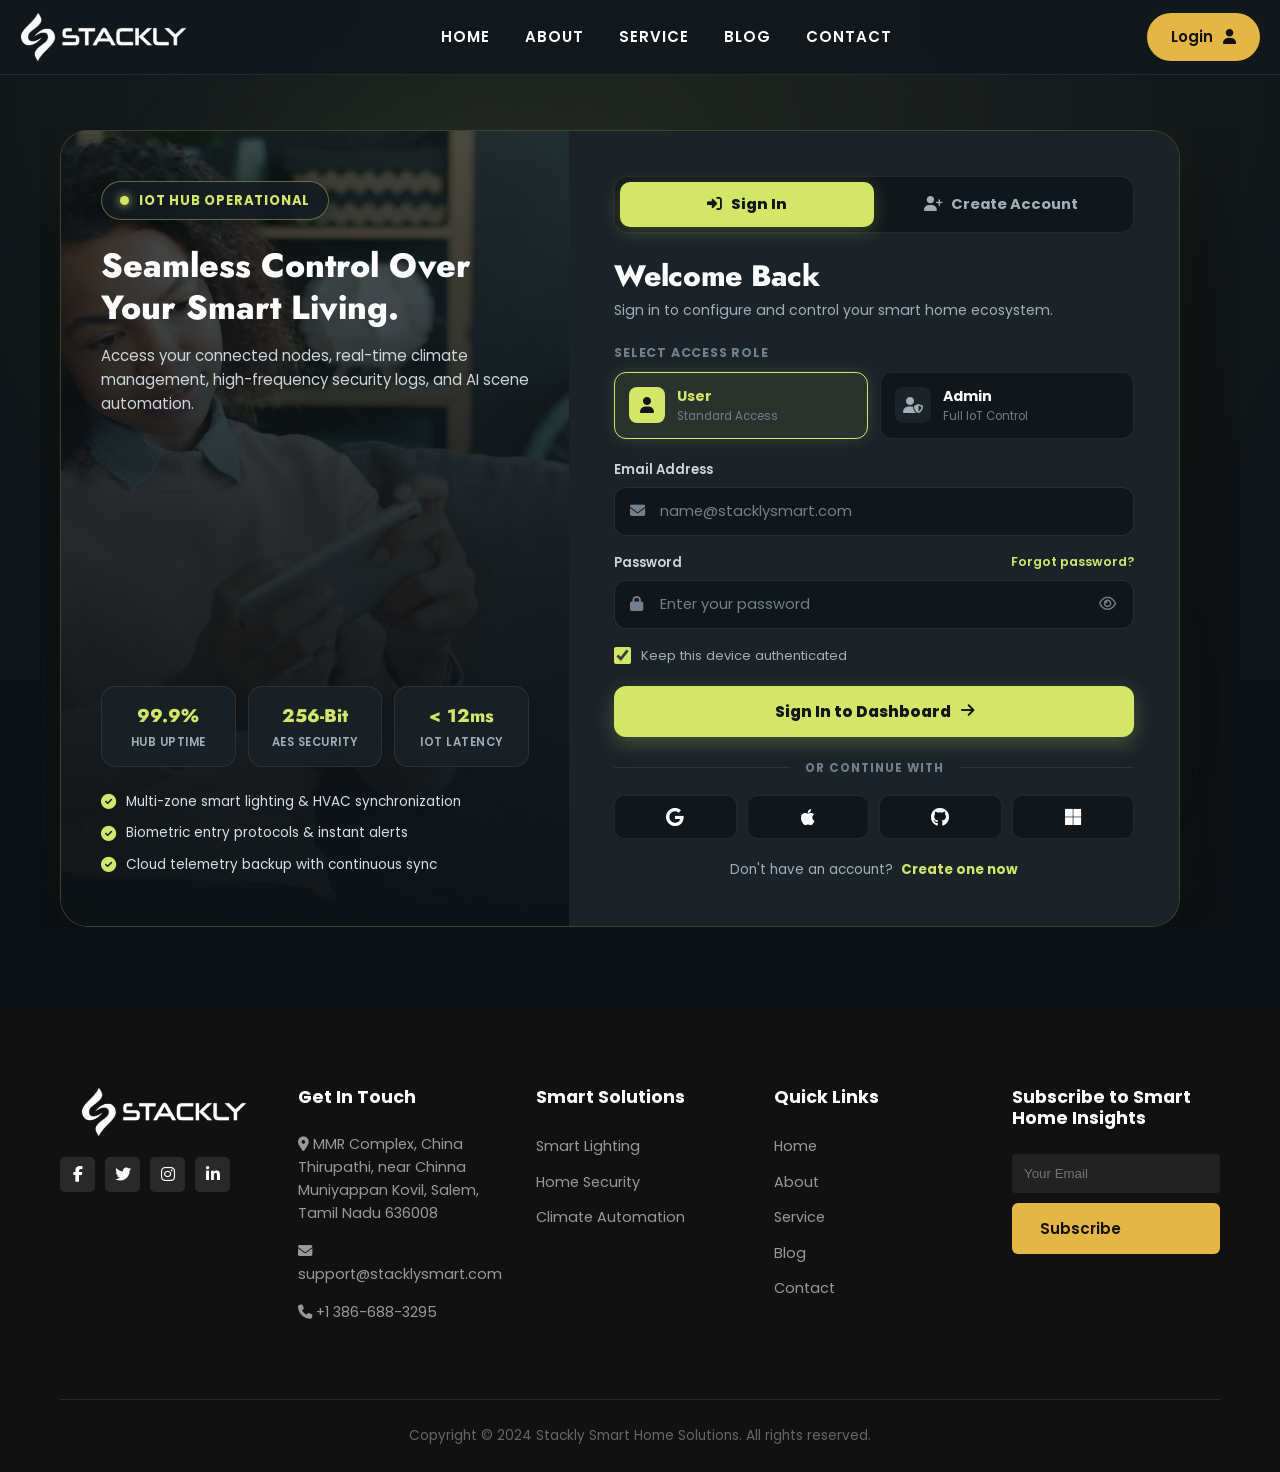
<file: login.html>
<!DOCTYPE html>
<html lang="en">

<head>
    <meta charset="UTF-8">
    <meta name="viewport" content="width=device-width, initial-scale=1.0">
    <title>Account Portal | Stackly Smart Living</title>
    <meta name="description"
        content="Access your Stackly Smart Living portal. Sign in or register to manage intelligent home automation, IoT sensors, climate control, and security access.">

    <!-- Google Fonts -->
    <link rel="preconnect" href="https://fonts.googleapis.com">
    <link rel="preconnect" href="https://fonts.gstatic.com" crossorigin>
    <link href="https://fonts.googleapis.com/css2?family=Jost:wght@400;500;600;700;800&family=Poppins:wght@300;400;500;600;700&display=swap" rel="stylesheet">

    <!-- Custom CSS -->
    <link rel="stylesheet" href="css/style.css">
    <link rel="stylesheet" href="css/login.css">

    <!-- FontAwesome CDN -->
    <link rel="stylesheet" href="https://cdnjs.cloudflare.com/ajax/libs/font-awesome/6.4.0/css/all.min.css">
</head>

<body class="login-page-body">

    <!-- Header / Navbar -->
    <header class="header" id="header">
        <div class="container">
            <nav class="navbar">
                <div class="logo">
                    <a href="index.html">
                        <img src="images/logo.webp" alt="Stackly Logo" class="logo-img">
                    </a>
                </div>

                <ul class="nav-links" id="nav-links">
                    <li><a href="index.html">Home</a></li>
                    <li><a href="about.html">About</a></li>
                    <li><a href="service.html">Service</a></li>
                    <li><a href="blog.html">Blog</a></li>
                    <li><a href="contact.html">Contact</a></li>
                    <li class="nav-login-mobile"><a href="login.html" class="btn-login-mobile">Login <i class="fas fa-user"></i></a></li>
                </ul>

                <a href="login.html" class="btn btn-primary btn-add-listing">Login <i class="fas fa-user"></i></a>

                <div class="hamburger" id="hamburger">
                    <i class="fas fa-bars"></i>
                </div>
            </nav>
        </div>
        <div class="menu-overlay" id="menu-overlay"></div>
    </header>



    <!-- Main Auth Section -->
    <main class="auth-main-section">
        <div class="auth-ambient-glow-1"></div>
        <div class="auth-ambient-glow-2"></div>

        <div class="container">
            <div class="auth-container-card">
                
                <!-- LEFT SIDE: VISUAL & SMART LIVING TELEMETRY -->
                <div class="auth-visual-column">
                    <div class="auth-visual-top">
                        <div class="iot-status-badge">
                            <span class="pulse-node"></span>
                            <span>IoT Hub Operational</span>
                        </div>
                        <h1 class="auth-visual-title">Seamless Control Over Your Smart Living.</h1>
                        <p class="auth-visual-subtitle">Access your connected nodes, real-time climate management, high-frequency security logs, and AI scene automation.</p>
                    </div>

                    <div class="auth-visual-bottom">
                        <!-- Telemetry Stats -->
                        <div class="telemetry-grid">
                            <div class="telemetry-card">
                                <span class="telemetry-value">99.9%</span>
                                <span class="telemetry-label">Hub Uptime</span>
                            </div>
                            <div class="telemetry-card">
                                <span class="telemetry-value">256-Bit</span>
                                <span class="telemetry-label">AES Security</span>
                            </div>
                            <div class="telemetry-card">
                                <span class="telemetry-value">&lt; 12ms</span>
                                <span class="telemetry-label">IoT Latency</span>
                            </div>
                        </div>

                        <!-- Feature Checklist -->
                        <ul class="auth-feature-list">
                            <li><i class="fas fa-check-circle"></i> Multi-zone smart lighting & HVAC synchronization</li>
                            <li><i class="fas fa-check-circle"></i> Biometric entry protocols & instant alerts</li>
                            <li><i class="fas fa-check-circle"></i> Cloud telemetry backup with continuous sync</li>
                        </ul>
                    </div>
                </div>

                <!-- RIGHT SIDE: FORM & CONTROLS -->
                <div class="auth-form-column">
                    
                    <!-- Segmented Tab Switcher -->
                    <div class="auth-tab-switcher">
                        <button type="button" class="auth-tab-btn active" id="tabLoginBtn" onclick="switchAuthTab('login')">
                            <i class="fas fa-sign-in-alt"></i> Sign In
                        </button>
                        <button type="button" class="auth-tab-btn" id="tabSignupBtn" onclick="switchAuthTab('signup')">
                            <i class="fas fa-user-plus"></i> Create Account
                        </button>
                    </div>

                    <!-- ==============================================
                         SIGN IN / LOGIN VIEW
                         ============================================== -->
                    <div class="auth-form-view active" id="loginView">
                        <div class="auth-header-block">
                            <h2>Welcome Back</h2>
                            <p>Sign in to configure and control your smart home ecosystem.</p>
                        </div>

                        <form id="loginForm" onsubmit="handleLoginSubmit(event)">
                            
                            <!-- Role Selection -->
                            <div class="role-picker-container">
                                <span class="role-picker-label">Select Access Role</span>
                                <div class="role-picker-grid">
                                    <label class="role-card-label">
                                        <input type="radio" name="loginRole" value="User" checked>
                                        <div class="role-card-content">
                                            <div class="role-card-icon">
                                                <i class="fas fa-user"></i>
                                            </div>
                                            <div class="role-card-details">
                                                <span class="role-card-title">User</span>
                                                <span class="role-card-desc">Standard Access</span>
                                            </div>
                                        </div>
                                    </label>
                                    
                                    <label class="role-card-label">
                                        <input type="radio" name="loginRole" value="Admin">
                                        <div class="role-card-content">
                                            <div class="role-card-icon">
                                                <i class="fas fa-user-shield"></i>
                                            </div>
                                            <div class="role-card-details">
                                                <span class="role-card-title">Admin</span>
                                                <span class="role-card-desc">Full IoT Control</span>
                                            </div>
                                        </div>
                                    </label>
                                </div>
                            </div>

                            <!-- Email Input -->
                            <div class="input-control-group">
                                <div class="input-label-container">
                                    <label for="loginEmail">Email Address</label>
                                </div>
                                <div class="field-wrapper">
                                    <input type="email" id="loginEmail" class="auth-form-input" placeholder="name@stacklysmart.com" required>
                                    <i class="fas fa-envelope field-icon-left"></i>
                                </div>
                            </div>

                            <!-- Password Input -->
                            <div class="input-control-group">
                                <div class="input-label-container">
                                    <label for="loginPassword">Password</label>
                                    <a href="404.html" class="forgot-password-link">Forgot password?</a>
                                </div>
                                <div class="field-wrapper">
                                    <input type="password" id="loginPassword" class="auth-form-input" placeholder="Enter your password" required>
                                    <i class="fas fa-lock field-icon-left"></i>
                                    <button type="button" class="password-toggle-trigger" onclick="togglePasswordVisibility('loginPassword', this)" title="Show or hide password">
                                        <i class="far fa-eye"></i>
                                    </button>
                                </div>
                            </div>

                            <!-- Remember Me -->
                            <div class="checkbox-inline-row">
                                <label class="custom-chk-label">
                                    <input type="checkbox" id="rememberMe" checked>
                                    <span>Keep this device authenticated</span>
                                </label>
                            </div>

                            <!-- Submit Button -->
                            <button type="submit" class="btn-auth-main">
                                <span>Sign In to Dashboard</span>
                                <i class="fas fa-arrow-right"></i>
                            </button>
                        </form>

                        <!-- Social Logins -->
                        <div class="social-separator">
                            <span>or continue with</span>
                        </div>

                        <div class="social-auth-grid">
                            <a href="404.html" class="social-auth-tile" title="Sign in with Google">
                                <i class="fab fa-google"></i>
                            </a>
                            <a href="404.html" class="social-auth-tile" title="Sign in with Apple">
                                <i class="fab fa-apple"></i>
                            </a>
                            <a href="404.html" class="social-auth-tile" title="Sign in with GitHub">
                                <i class="fab fa-github"></i>
                            </a>
                            <a href="404.html" class="social-auth-tile" title="Sign in with Microsoft">
                                <i class="fab fa-microsoft"></i>
                            </a>
                        </div>

                        <div class="auth-bottom-switch-link">
                            Don't have an account? <a href="javascript:void(0)" onclick="switchAuthTab('signup')">Create one now</a>
                        </div>
                    </div>

                    <!-- ==============================================
                         CREATE ACCOUNT / SIGNUP VIEW
                         ============================================== -->
                    <div class="auth-form-view" id="signupView">
                        <div class="auth-header-block">
                            <h2>Create Account</h2>
                            <p>Register your smart devices and start customizing your hub.</p>
                        </div>

                        <form id="signupForm" onsubmit="handleSignupSubmit(event)">
                            
                            <!-- Role Selection -->
                            <div class="role-picker-container">
                                <span class="role-picker-label">Choose Account Privilege</span>
                                <div class="role-picker-grid">
                                    <label class="role-card-label">
                                        <input type="radio" name="signupRole" value="User" checked>
                                        <div class="role-card-content">
                                            <div class="role-card-icon">
                                                <i class="fas fa-user"></i>
                                            </div>
                                            <div class="role-card-details">
                                                <span class="role-card-title">User</span>
                                                <span class="role-card-desc">Standard Member</span>
                                            </div>
                                        </div>
                                    </label>
                                    
                                    <label class="role-card-label">
                                        <input type="radio" name="signupRole" value="Admin">
                                        <div class="role-card-content">
                                            <div class="role-card-icon">
                                                <i class="fas fa-user-shield"></i>
                                            </div>
                                            <div class="role-card-details">
                                                <span class="role-card-title">Admin</span>
                                                <span class="role-card-desc">Full Hub Control</span>
                                            </div>
                                        </div>
                                    </label>
                                </div>
                            </div>

                            <!-- Full Name -->
                            <div class="input-control-group">
                                <div class="input-label-container">
                                    <label for="signupName">Full Name</label>
                                </div>
                                <div class="field-wrapper">
                                    <input type="text" id="signupName" class="auth-form-input" placeholder="Alexander Wright" required>
                                    <i class="fas fa-user field-icon-left"></i>
                                </div>
                            </div>

                            <!-- Email Input -->
                            <div class="input-control-group">
                                <div class="input-label-container">
                                    <label for="signupEmail">Email Address</label>
                                </div>
                                <div class="field-wrapper">
                                    <input type="email" id="signupEmail" class="auth-form-input" placeholder="name@stacklysmart.com" required>
                                    <i class="fas fa-envelope field-icon-left"></i>
                                </div>
                            </div>

                            <!-- Password Input -->
                            <div class="input-control-group">
                                <div class="input-label-container">
                                    <label for="signupPassword">Password</label>
                                </div>
                                <div class="field-wrapper">
                                    <input type="password" id="signupPassword" class="auth-form-input" placeholder="Create a strong password" minlength="6" required>
                                    <i class="fas fa-lock field-icon-left"></i>
                                    <button type="button" class="password-toggle-trigger" onclick="togglePasswordVisibility('signupPassword', this)" title="Show or hide password">
                                        <i class="far fa-eye"></i>
                                    </button>
                                </div>
                            </div>

                            <!-- Confirm Password Input -->
                            <div class="input-control-group">
                                <div class="input-label-container">
                                    <label for="signupConfirmPassword">Confirm Password</label>
                                </div>
                                <div class="field-wrapper">
                                    <input type="password" id="signupConfirmPassword" class="auth-form-input" placeholder="Confirm your password" minlength="6" required>
                                    <i class="fas fa-shield-alt field-icon-left"></i>
                                    <button type="button" class="password-toggle-trigger" onclick="togglePasswordVisibility('signupConfirmPassword', this)" title="Show or hide password">
                                        <i class="far fa-eye"></i>
                                    </button>
                                </div>
                                <div id="signupPasswordError" style="display: none; color: #FF5C5C; font-size: 0.8rem; margin-top: 6px; font-weight: 500;">
                                    <i class="fas fa-exclamation-circle"></i> Passwords do not match.
                                </div>
                            </div>

                            <!-- Terms and Conditions -->
                            <div class="checkbox-inline-row">
                                <label class="custom-chk-label">
                                    <input type="checkbox" id="agreeTerms" required>
                                    <span>I accept the <a href="404.html">Terms of Service</a> & <a href="404.html">Privacy Policy</a></span>
                                </label>
                            </div>

                            <!-- Submit Button -->
                            <button type="submit" class="btn-auth-main">
                                <span>Complete Registration</span>
                                <i class="fas fa-check-circle"></i>
                            </button>
                        </form>

                        <!-- Social Logins -->
                        <div class="social-separator">
                            <span>or register with</span>
                        </div>

                        <div class="social-auth-grid">
                            <a href="404.html" class="social-auth-tile" title="Sign up with Google">
                                <i class="fab fa-google"></i>
                            </a>
                            <a href="404.html" class="social-auth-tile" title="Sign up with Apple">
                                <i class="fab fa-apple"></i>
                            </a>
                            <a href="404.html" class="social-auth-tile" title="Sign up with GitHub">
                                <i class="fab fa-github"></i>
                            </a>
                            <a href="404.html" class="social-auth-tile" title="Sign up with Microsoft">
                                <i class="fab fa-microsoft"></i>
                            </a>
                        </div>

                        <div class="auth-bottom-switch-link">
                            Already have an account? <a href="javascript:void(0)" onclick="switchAuthTab('login')">Sign In here</a>
                        </div>
                    </div>

                </div>

            </div>
        </div>
    </main>

        <!-- Footer -->
    <footer class="footer" id="login-footer">
        <div class="container">
            <div class="footer-content">
                <div class="footer-col">
                    <div class="logo" style="margin-bottom: 20px;">
                        <a href="index.html">
                            <img src="images/logo.webp" alt="Stackly Logo" class="logo-img">
                        </a>
                    </div>
                    <div class="social-icons">
                        <a href="404.html?from=login.html&section=login-footer"><i class="fab fa-facebook-f"></i></a>
                        <a href="404.html?from=login.html&section=login-footer"><i class="fab fa-twitter"></i></a>
                        <a href="404.html?from=login.html&section=login-footer"><i class="fab fa-instagram"></i></a>
                        <a href="404.html?from=login.html&section=login-footer"><i class="fab fa-linkedin-in"></i></a>
                    </div>
                </div>

                <div class="footer-col">
                    <h3>Get In Touch</h3>
                    <p><i class="fas fa-map-marker-alt"></i> MMR Complex, China Thirupathi, near Chinna Muniyappan Kovil, Salem, Tamil Nadu 636008</p>
                    <p><i class="fas fa-envelope"></i> support@stacklysmart.com</p>
                    <p><i class="fas fa-phone"></i> +1 386-688-3295</p>
                </div>

                <div class="footer-col">
                    <h3>Smart Solutions</h3>
                    <ul class="footer-links">
                        <li><a href="404.html?from=login.html&section=login-footer">Smart Lighting</a></li>
                        <li><a href="404.html?from=login.html&section=login-footer">Home Security</a></li>
                        <li><a href="404.html?from=login.html&section=login-footer">Climate Automation</a></li>
                    </ul>
                </div>

                <div class="footer-col">
                    <h3>Quick Links</h3>
                    <ul class="footer-links">
                        <li><a href="index.html">Home</a></li>
                        <li><a href="about.html">About</a></li>
                        <li><a href="service.html">Service</a></li>
                        <li><a href="blog.html">Blog</a></li>
                        <li><a href="contact.html">Contact</a></li>
                    </ul>
                </div>

                <div class="footer-col">
                    <h3>Subscribe to Smart Home Insights</h3>
                    <form class="newsletter-form" action="404.html?from=login.html&section=login-footer">
                        <input type="email" placeholder="Your Email" required>
                        <button type="submit" class="btn btn-primary">Subscribe</button>
                    </form>
                </div>
            </div>
            <div class="footer-bottom">
                <p>Copyright &copy; 2024 Stackly Smart Home Solutions. All rights reserved.</p>
            </div>
        </div>
    </footer>

    <!-- JS Scripts -->
    <script src="js/script.js"></script>
    <script src="js/login.js"></script>
</body>

</html>
</file>
<file: css/style.css>
/* 
* Realar Living Solutions - Main Stylesheet
* 
* Colors:
* Primary Dark: #1D2327
* Primary Light: #FFFFFF
* Accent: #D4AF37
* Text: #333 (Dark), #666 (Light)
*/

/* 
* Realar Living Solutions - Main Stylesheet (High Fidelity)
*/

:root {
    /* Colors */
    --primary-gold: #E3B645;
    --primary-dark: #1B2125;
    --secondary-dark: #242B31;
    --text-dark: #111111;
    --text-light: #666666;
    --white: #FFFFFF;
    --primary-light: #FFFFFF;
    --site-bg: #FDFCF8;
    /* <--- PASTE YOUR WEBSITE COLOR HERE */
    --secondary-lime: #D4E668;
    --section-dark-bg: #121212;
    --accent-lime: #D4E668;
    --text-grey: #a0a0a0;

    /* Fonts */
    --font-main: 'Jost', sans-serif;
    --font-poppins: 'Poppins', sans-serif;

    /* Global */
    --transition: all 0.3s ease;
    --shadow-sm: 0 4px 6px rgba(0, 0, 0, 0.05);
    --shadow-md: 0 10px 20px rgba(0, 0, 0, 0.1);
}

/* Reset & Global Styles */
*,
*::before,
*::after {
    margin: 0;
    padding: 0;
    box-sizing: border-box;
}

html {
    scroll-behavior: smooth;
    font-size: 16px;
    overflow-x: hidden;
    width: 100%;
    scrollbar-width: none;
    -ms-overflow-style: none;
}

html::-webkit-scrollbar {
    display: none;
}

/* Universal scrollbar hiding */
* {
    scrollbar-width: none;
    -ms-overflow-style: none;
}

*::-webkit-scrollbar {
    display: none;
    width: 0;
    height: 0;
}


body {
    font-family: var(--font-main);
    background-color: var(--white);
    color: var(--text-light);
    line-height: 1.6;
    overflow-x: hidden;
    /* Hide scrollbar for desktop */
    scrollbar-width: none;
    /* Firefox */
    -ms-overflow-style: none;
    /* IE and Edge */
}

/* Hide scrollbar for Chrome, Safari and Opera */
body::-webkit-scrollbar {
    display: none;
}

/* ========================================
   GSAP Animation Initial States
   ======================================== */

/* Prevent flash of unstyled content */
.hero-content h1,
.hero-content p,
.hero-content .btn,
.slider-controls {
    will-change: transform, opacity;
}

/* Smooth transitions for all animated elements */
.service-card-new,
.prop-card,
.amenity-card,
.blog-card,
.project-card-new {
    will-change: transform, opacity;
    backface-visibility: hidden;
    -webkit-font-smoothing: antialiased;
}

/* Optimize performance for parallax elements */
.hero,
.apt-image img {
    will-change: transform;
}

h1,
h2,
h3,
h4,
h5,
h6 {
    color: var(--text-dark);
    font-weight: 700;
    line-height: 1.2;
    margin-bottom: 1rem;
}

a {
    text-decoration: none;
    color: inherit;
    transition: var(--transition);
}

ul {
    list-style: none;
}

img {
    max-width: 100%;
    display: block;
    height: auto;
}

/* Ensure images in specific containers maintain aspect ratio */
.blog-img img,
.prop-img-top img,
.project-card-new img,
.about-img-item img,
.spotlight-img img,
.amenity-icon img {
    width: 100%;
    height: 100%;
    object-fit: cover;
}

button {
    cursor: pointer;
    border: none;
    outline: none;
    font-family: inherit;
}

/* Utilities */
.container {
    max-width: 1200px;
    margin: 0 auto;
    padding: 0 20px;
    width: 100%;
    overflow-x: hidden;
}

.section {
    padding: 80px 0;
    overflow-x: hidden;
    position: relative;
    z-index: 2;
}

.btn {
    display: inline-flex;
    align-items: center;
    gap: 10px;
    padding: 14px 28px;
    border-radius: 6px;
    font-weight: 600;
    transition: var(--transition);
    font-size: 0.95rem;
}

.btn-primary {
    background-color: var(--primary-gold);
    color: var(--text-dark);
}

.btn-primary:hover {
    transform: translateY(-2px);
    box-shadow: 0 5px 15px rgba(227, 182, 69, 0.3);
}

/* Header & Sticky Navbar (Always Sticky in All Views) */
.header {
    position: fixed !important;
    top: 0 !important;
    left: 0 !important;
    width: 100% !important;
    z-index: 999999 !important;
    background: rgba(18, 24, 28, 0.92) !important;
    backdrop-filter: blur(16px) !important;
    -webkit-backdrop-filter: blur(16px) !important;
    border-bottom: 1px solid rgba(255, 255, 255, 0.08) !important;
    padding: 12px 0 !important;
    transition: all 0.3s ease !important;
}

.header.scrolled {
    background: rgba(14, 19, 23, 0.98) !important;
    border-bottom: 1px solid rgba(212, 230, 104, 0.35) !important;
    box-shadow: 0 8px 30px rgba(0, 0, 0, 0.75), 0 0 15px rgba(212, 230, 104, 0.1) !important;
    padding: 8px 0 !important;
}

.navbar {
    display: flex !important;
    justify-content: space-between !important;
    align-items: center !important;
    position: relative !important;
    z-index: 10002 !important;
    background: transparent !important;
    border: none !important;
    box-shadow: none !important;
    backdrop-filter: none !important;
    -webkit-backdrop-filter: none !important;
    border-radius: 0 !important;
    padding: 0 20px !important;
    max-width: 1350px !important;
    margin: 0 auto !important;
    width: 100% !important;
}

.header.scrolled .navbar {
    background: transparent !important;
    border: none !important;
    box-shadow: none !important;
    padding: 0 20px !important;
}

/* Ensure container doesn't constrain width too much if header has padding */
.header .container {
    max-width: 100% !important;
    padding: 0 !important;
    width: 100% !important;
}

.logo a {
    display: flex;
    flex-direction: column;
    color: var(--white);
    transition: var(--transition);
}

.logo-text {
    font-size: 24px;
    font-weight: 700;
    letter-spacing: 1px;
    line-height: 1;
}

.logo-sub {
    font-size: 10px;
    letter-spacing: 2px;
    text-transform: uppercase;
    opacity: 0.9;
}

.nav-links {
    display: flex;
    gap: 35px;
    align-items: center;
    flex: 1;
    justify-content: center;
}

.nav-links a {
    color: var(--white);
    font-weight: 600;
    font-size: 15px;
    /* Slightly smaller for cleaner look */
    text-transform: uppercase;
    letter-spacing: 1px;
    display: flex;
    align-items: center;
    gap: 5px;
    transition: var(--transition);
}

.nav-links i {
    font-size: 10px;
    margin-top: -2px;
}

.nav-links a:hover,
.nav-links a.active {
    color: var(--primary-gold);
}

/* Hide mobile-only nav items on desktop */
.nav-login-mobile {
    display: none;
}

/* Add Listing Button (Pill Style) */
.btn-add-listing {
    border-radius: 50px;
    padding: 12px 30px;
    font-size: 0.9rem;
    white-space: nowrap;
}

/* Dropdown Menu */
.dropdown {
    position: relative;
    z-index: 10001;
}

.dropdown-menu {
    position: absolute;
    top: 100%;
    left: 0;
    background: var(--primary-dark);
    min-width: 220px;
    padding: 15px 0;
    border-radius: 8px;
    box-shadow: 0 10px 30px rgba(0, 0, 0, 0.5);
    opacity: 0;
    visibility: hidden;
    transform: translateY(-10px);
    transition: all 0.3s ease;
    z-index: 99999;
    list-style: none;
    margin: 0;
    margin-top: 10px;
}

.dropdown:hover .dropdown-menu {
    opacity: 1;
    visibility: visible;
    transform: translateY(0);
}

.dropdown-menu li {
    margin: 0;
}

.dropdown-menu a {
    display: block;
    padding: 14px 20px;
    color: var(--white);
    font-size: 15px;
    transition: all 0.3s ease;
    border-left: 3px solid transparent;
}

.dropdown-menu a:hover {
    background: rgba(227, 182, 69, 0.15);
    border-left-color: var(--primary-gold);
    color: var(--primary-gold);
    padding-left: 25px;
}


.btn-add-listing {
    font-size: 15px;
    padding: 12px 24px;
    color: var(--text-dark);
    background-color: var(--primary-gold);
}

.btn-add-listing:hover {
    background-color: #dcb343;
    /* slightly darker gold */
}

/* Hamburger */
.hamburger {
    display: none;
    color: var(--white);
    font-size: 1.8rem;
    cursor: pointer;
    z-index: 1002;
    transition: var(--transition);
    position: relative;
    padding: 5px;
    background: transparent;
    border: none;
}

.hamburger:hover {
    color: var(--primary-gold);
}

.hamburger.active i {
    transform: rotate(90deg);
    transition: transform 0.3s ease;
}

.hamburger i {
    transition: transform 0.3s ease;
}

/* Menu Overlay */
.menu-overlay {
    position: fixed;
    top: 0;
    left: 0;
    width: 100%;
    height: 100%;
    background: rgba(0, 0, 0, 0.7);
    opacity: 0;
    visibility: hidden;
    transition: all 0.4s ease;
    z-index: 998;
}

.menu-overlay.active {
    opacity: 1;
    visibility: visible;
}

/* Hero Slider Section */
.hero {
    position: relative;
    height: 100vh;
    min-height: 600px;
    color: var(--white);
    overflow: hidden;
    width: 100%;
    max-width: 100vw;
    z-index: 1;
    isolation: isolate;
}

.hero-slider {
    position: absolute;
    top: 0;
    left: 0;
    width: 100%;
    height: 100%;
}

.slide {
    position: absolute;
    top: 0;
    left: 0;
    width: 100%;
    height: 100%;
    opacity: 0;
    visibility: hidden;
    transition: opacity 1.5s ease-in-out, visibility 1.5s ease-in-out;
    z-index: 1;
}

.slide.active {
    opacity: 1;
    visibility: visible;
    z-index: 2;
}

.slide-bg {
    position: absolute;
    top: 0;
    left: 0;
    width: 100%;
    height: 100%;
    background-size: cover;
    background-position: center;
    background-repeat: no-repeat;
}

.hero-overlay {
    position: absolute;
    top: 0;
    left: 0;
    width: 100%;
    height: 100%;
    background: rgba(0, 0, 0, 0.3);
    z-index: 2;
    pointer-events: none;
}

.slide-content {
    position: relative;
    z-index: 10;
    padding-top: 150px;
    padding-bottom: 100px;
}

.slide h1 {
    font-size: 4.5rem;
    font-weight: 700;
    line-height: 1.2;
    color: var(--white);
    margin-bottom: 20px;
    text-shadow: 2px 2px 10px rgba(0, 0, 0, 0.5);
    opacity: 0;
    transform: translateY(20px);
    transition: all 0.8s ease;
}

.slide.active h1 {
    opacity: 1;
    transform: translateY(0);
    transition-delay: 0.3s;
}

/* Static Content */
.hero-static-content {
    position: absolute;
    bottom: 200px;
    left: 0;
    right: 0;
    margin: 0 auto;
    z-index: 15;
    pointer-events: none;
    padding: 0 40px;
    max-width: 1200px;
    width: 100%;
}

.hero-static-content p {
    font-size: 1.1rem;
    color: #DDDDDD;
    max-width: 550px;
    margin-bottom: 35px;
    pointer-events: auto;
    line-height: 1.7;
}

.hero-buttons {
    display: flex;
    align-items: center;
    gap: 25px;
    pointer-events: auto;
    flex-wrap: wrap;
}

/* Slider Controls */
.slider-controls {
    position: absolute;
    bottom: 160px;
    /* Above stats bar */
    right: 50px;
    display: flex;
    gap: 10px;
    z-index: 10;
}

.control-line {
    width: 30px;
    height: 3px;
    background-color: rgba(255, 255, 255, 0.3);
    cursor: pointer;
    transition: var(--transition);
}

.control-line.active,
.control-line:hover {
    background-color: var(--white);
    width: 45px;
}

/* Video Play Button Pulse */
.btn-video-play {
    width: 60px;
    height: 60px;
    border-radius: 50%;
    background-color: transparent;
    border: 1px solid var(--white);
    /* White Circle Border */
    display: flex;
    justify-content: center;
    align-items: center;
    position: relative;
    transition: var(--transition);
}

.btn-video-play .play-icon {
    font-size: 1.2rem;
    color: var(--white);
    /* Removed margin-left to ensure true center */
    display: flex;
    align-items: center;
    justify-content: center;
    width: 100%;
    height: 100%;
}

.btn-video-play .pulse {
    position: absolute;
    top: 50%;
    left: 50%;
    transform: translate(-50%, -50%);
    width: 100%;
    height: 100%;
    border-radius: 50%;
    border: 1px solid rgba(255, 255, 255, 0.8);
    animation: ripple 2s infinite;
    pointer-events: none;
}

@keyframes ripple {
    0% {
        transform: translate(-50%, -50%) scale(1);
        opacity: 0.8;
    }

    100% {
        transform: translate(-50%, -50%) scale(1.6);
        opacity: 0;
    }
}

/* Stats Bar Overlay */
.stats-bar {
    background-color: rgba(20, 25, 30, 0.9);
    padding: 30px 0;
    box-shadow: none;
    position: absolute;
    bottom: 0;
    left: 0;
    width: 100%;
    z-index: 20;
    margin-top: 0;
    border-radius: 0;
    max-width: 100%;
    backdrop-filter: blur(5px);
}

.stats-container {
    display: grid;
    grid-template-columns: repeat(4, 1fr);
    gap: 20px;
    text-align: center;
    max-width: 1200px;
    margin: 0 auto;
    width: 100%;
    padding: 0 20px;
}

.stat-item h3 {
    font-size: 2.5rem;
    font-weight: 700;
    color: var(--white);
    margin-bottom: 5px;
}

.stat-item p {
    color: #ccc;
}

/* ========================================
   RESPONSIVE STYLES - CONSOLIDATED
======================================== */

/* Large Tablets and Small Desktops - 968px */
@media (max-width: 968px) {
    .container {
        padding: 0 20px;
    }

    .navbar {
        padding: 0;
        background: transparent;
        box-shadow: none;
        border: none;
    }

    .header {
        position: fixed !important;
        top: 0 !important;
        left: 0 !important;
        width: 100% !important;
        background: rgba(18, 24, 28, 0.94) !important;
        backdrop-filter: blur(14px) !important;
        -webkit-backdrop-filter: blur(14px) !important;
        border-bottom: 1px solid rgba(255, 255, 255, 0.08) !important;
        padding: 12px 20px !important;
        z-index: 999999 !important;
    }

    .header.scrolled {
        background: rgba(14, 19, 23, 0.98) !important;
        border-bottom: 1px solid rgba(212, 230, 104, 0.3) !important;
        box-shadow: 0 8px 25px rgba(0, 0, 0, 0.7) !important;
        padding: 10px 20px !important;
    }

    /* Mobile Navigation - Full Screen Background */
    .nav-links {
        position: fixed !important;
        top: 0 !important;
        left: 0 !important;
        right: 0 !important;
        width: 100% !important;
        max-width: 100vw !important;
        height: 100vh !important;
        height: 100dvh !important;
        background: rgba(14, 19, 23, 0.98) !important;
        backdrop-filter: blur(20px) !important;
        -webkit-backdrop-filter: blur(20px) !important;
        flex-direction: column !important;
        justify-content: flex-start !important;
        align-items: center !important;
        padding: 95px 25px 40px !important;
        transition: opacity 0.35s ease, transform 0.35s ease, visibility 0.35s !important;
        z-index: 10005 !important;
        overflow-y: auto !important;
        box-shadow: none !important;
        gap: 0 !important;
        opacity: 0 !important;
        visibility: hidden !important;
        transform: translateY(-20px) !important;
        pointer-events: none;
    }

    .nav-links.active {
        opacity: 1 !important;
        visibility: visible !important;
        transform: translateY(0) !important;
        pointer-events: auto;
    }

    .nav-links li {
        width: 100% !important;
        max-width: 420px !important;
        margin: 0 auto !important;
        padding: 12px 0 !important;
        text-align: center !important;
        border-bottom: 1px solid rgba(255, 255, 255, 0.08) !important;
    }

    .nav-links li:last-child {
        border-bottom: none !important;
    }

    /* Mobile Login Item & Button */
    .nav-links li.nav-login-mobile {
        display: block !important;
        margin-top: 22px !important;
        padding-top: 18px !important;
        border-top: 1px solid rgba(227, 182, 69, 0.25) !important;
        border-bottom: none !important;
        width: 100% !important;
        max-width: 420px !important;
    }

    .nav-login-mobile .btn-login-mobile {
        display: inline-flex !important;
        align-items: center !important;
        justify-content: center !important;
        gap: 10px !important;
        width: 100% !important;
        max-width: 280px !important;
        margin: 0 auto !important;
        background-color: var(--primary-gold) !important;
        color: #12181C !important;
        font-weight: 700 !important;
        font-size: 1rem !important;
        padding: 13px 28px !important;
        border-radius: 50px;
        text-align: center;
        text-transform: uppercase;
        letter-spacing: 1px;
        box-shadow: 0 4px 18px rgba(227, 182, 69, 0.35);
        transition: all 0.3s ease;
    }

    .nav-login-mobile .btn-login-mobile:hover {
        background-color: #f4d467 !important;
        transform: translateY(-2px);
        padding-left: 28px !important;
    }

    .nav-links li a {
        color: var(--white) !important;
        font-size: 1.15rem !important;
        font-weight: 500 !important;
        display: block !important;
        width: 100% !important;
        padding: 6px 0 !important;
        transition: all 0.3s ease;
        text-align: center !important;
    }

    .nav-links li a:hover,
    .nav-links li a.active {
        color: var(--primary-gold) !important;
        padding-left: 0 !important;
        transform: scale(1.04);
    }

    .hamburger {
        display: flex !important;
        align-items: center;
        justify-content: center;
        z-index: 10010 !important;
        color: var(--white) !important;
        cursor: pointer;
    }

    .btn-add-listing {
        display: none !important;
    }

    .dropdown-menu {
        position: static;
        opacity: 1;
        visibility: visible;
        transform: none;
        box-shadow: none;
        padding: 8px 0 8px 20px;
        display: none;
        margin-top: 8px;
    }

    .dropdown.active .dropdown-menu {
        display: block;
    }

    .dropdown-menu li {
        padding: 8px 0;
        border-bottom: none;
    }

    .dropdown-menu li a {
        font-size: 0.95rem;
        color: rgba(255, 255, 255, 0.8) !important;
        padding: 6px 0;
    }

    .dropdown-menu li a:hover {
        color: var(--primary-gold) !important;
    }

    /* Hero Section */
    .hero {
        min-height: 650px;
    }

    .slide h1 {
        font-size: 3rem;
    }

    .hero-static-content {
        bottom: 220px;
        text-align: center;
        padding: 0 30px;
    }

    .hero-static-content p {
        margin: 0 auto 30px;
    }

    .hero-buttons {
        justify-content: center;
        flex-wrap: wrap;
    }

    .btn-primary {
        padding: 12px 24px;
        font-size: 0.95rem;
    }

    .btn-video-play {
        width: 55px;
        height: 55px;
    }

    .slider-controls {
        right: 20px;
        bottom: 180px;
    }

    .stats-bar {
        padding: 35px 0;
    }

    .stats-container {
        grid-template-columns: repeat(2, 1fr);
        gap: 30px;
    }

    /* About Section */
    .about-header {
        flex-direction: column;
        gap: 30px;
        text-align: center;
        align-items: center;
    }

    .about-btn {
        width: 100%;
        display: flex;
        justify-content: center;
    }

    /* Projects Section */
    .project-split-container {
        flex-direction: column;
        gap: 40px;
    }

    .projects-content {
        text-align: center;
    }

    /* Properties Section */
    .properties-grid-new {
        grid-template-columns: repeat(2, 1fr);
        gap: 25px;
    }

    .properties-header-flex {
        flex-direction: column;
        gap: 30px;
        text-align: center;
    }

    /* Blog Section */
    .blog-card {
        width: 350px;
        min-width: 350px;
    }
}

/* Tablets - 768px */
@media (max-width: 768px) {

    /* Stats Section */
    .stats-container {
        grid-template-columns: repeat(2, 1fr);
        gap: 30px;
    }

    .stats-bar {
        padding: 40px 0;
    }

    /* Navigation */
    .hamburger {
        display: flex !important;
        font-size: 1.6rem;
    }

    /* Hero Section */
    .hero h1 {
        font-size: 2.5rem;
    }

    .hero-static-content p {
        font-size: 0.95rem;
    }

    /* Split Section */
    .split-section {
        flex-direction: column;
    }

    .image-col {
        height: 300px;
        min-height: 300px;
    }

    .content-col {
        padding: 50px 30px;
    }

    /* Family Testimonial */
    .family-container {
        grid-template-columns: 1fr;
        gap: 30px;
    }

    .family-image {
        height: 300px;
    }

    .family-stats {
        flex-wrap: wrap;
        justify-content: center;
    }

    /* Testimonials */
    .testimonial-card {
        flex-direction: column;
        text-align: center;
    }

    .client-info-left {
        margin-bottom: 20px;
    }

    /* Footer */
    .footer {
        text-align: center;
    }

    .footer .logo img {
        max-width: 150px;
        margin: 0 auto 20px;
    }

    .newsletter-form {
        max-width: 400px;
        margin: 0 auto;
        text-align: left;
    }

    .footer-content {
        grid-template-columns: repeat(2, 1fr);
        gap: 40px;
        text-align: center;
    }

    .social-icons {
        justify-content: center;
        margin-bottom: 15px;
    }

    .footer-links a:hover {
        padding-left: 0;
        /* Remove padding shift on hover if centered, or keep it? generic is center. */
        color: var(--primary-gold);
        transform: translateY(-2px);
    }

    /* Amenities */
    .amenities-container {
        grid-template-columns: repeat(3, 1fr);
        gap: 25px;
    }
}

/* Mobile - 600px */
@media (max-width: 600px) {

    /* Navigation */
    .hamburger {
        font-size: 1.5rem;
    }

    .logo-text {
        font-size: 20px;
    }

    .logo-sub {
        font-size: 9px;
    }

    .btn-add-listing {
        display: none !important;
    }

    /* Hero Section */
    .hero {
        min-height: 100vh;
        height: auto;
        position: relative;
        display: flex;
        align-items: center;
        justify-content: center;
    }

    .slide {
        height: 100%;
        position: absolute;
        top: 0;
        left: 0;
        width: 100%;
        z-index: 1;
    }

    .slide.active {
        z-index: 2;
    }

    .slide h1 {
        font-size: 2rem;
        line-height: 1.2;
        opacity: 1 !important;
        visibility: visible !important;
        transform: translateY(0) !important;
        color: #fff !important;
        text-align: center;
    }

    .slide-content {
        padding-top: 0;
        position: absolute;
        top: 38%;
        left: 50%;
        transform: translate(-50%, -50%);
        width: 100%;
        text-align: center;
        z-index: 10;
        padding: 0 20px;
    }

    .hero-static-content {
        bottom: 230px;
        top: auto;
        padding: 0 20px;
        position: absolute;
        z-index: 15;
        width: 100%;
        text-align: center;
    }

    .hero-static-content p {
        font-size: 0.9rem;
        max-width: 100%;
        margin: 0 auto 20px;
        display: none;
    }

    .hero-buttons {
        flex-direction: column;
        align-items: center;
        gap: 15px;
        justify-content: center;
    }

    .btn-primary {
        padding: 13px 30px;
        font-size: 0.95rem;
        width: 100%;
        max-width: 300px;
        justify-content: center;
        display: flex;
        align-items: center;
    }

    .btn-video-play {
        width: 55px;
        height: 55px;
        flex-shrink: 0;
        margin-bottom: 10px;
    }

    /* Stats Section */
    .stats-container {
        grid-template-columns: repeat(2, 1fr);
        gap: 20px;
    }

    .stats-bar {
        padding: 30px 0;
        position: absolute;
        bottom: 0;
        left: 0;
        width: 100%;
        z-index: 5;
    }

    .stat-item h3 {
        font-size: 2rem;
    }

    /* About Section */
    .about-services {
        padding: 60px 0;
    }

    .about-intro h2 {
        font-size: 1.5rem;
    }

    .services-grid-new {
        grid-template-columns: 1fr;
        gap: 20px;
    }

    /* Projects Section */
    .projects {
        padding: 60px 0;
    }

    /* Properties Section */
    .properties-grid-new {
        grid-template-columns: 1fr;
    }

    /* Blog Section */
    .blog-card {
        width: 280px;
        min-width: 280px;
    }

    .blog-scroll-track {
        animation-duration: 25s;
    }

    /* Spotlight Section */
    .spotlight {
        padding: 60px 0;
    }

    .spotlight-content {
        grid-template-columns: 1fr !important;
        gap: 30px;
    }

    .spotlight-img {
        height: 350px !important;
        width: 100% !important;
    }

    .spotlight-text h2 {
        font-size: 1.6rem !important;
    }

    /* Family Testimonial */
    .family-container {
        grid-template-columns: 1fr;
        gap: 30px;
    }

    .family-image {
        height: 300px;
    }

    .family-stats {
        flex-direction: column;
        gap: 20px;
    }

    .stat-divider {
        display: none;
    }

    /* Split Section */
    .content-col {
        padding: 40px 20px;
    }

    .content-col .main-heading {
        font-size: 1.6rem;
    }

    /* Amenities */
    .spotlight-content {
        grid-template-columns: 1fr !important;
        gap: 30px;
    }

    .spotlight-img {
        width: 100%;
        height: 400px !important;
        order: 2;
    }

    .spotlight-text {
        order: 1;
    }

    .spotlight-text h2 {
        font-size: 1.8rem !important;
    }

    .team-row {
        justify-content: center;
    }

    /* Amenities */
    .amenities-container {
        grid-template-columns: repeat(3, 1fr);
        gap: 25px;
    }

    .amenity-card {
        padding: 30px 15px;
    }
}

/* Small Mobile - 480px */
@media (max-width: 480px) {

    html,
    body {
        overflow-x: hidden !important;
        width: 100%;
    }

    .container {
        padding: 0 15px;
        max-width: 100%;
        overflow-x: hidden;
    }

    section {
        overflow-x: hidden !important;
    }

    /* Navigation */
    .btn-add-listing {
        display: none !important;
    }

    /* Hero Section */
    .hero {
        min-height: 100vh;
        position: relative;
        height: auto;
        display: flex;
        align-items: center;
        justify-content: center;
    }

    .hero h1 {
        font-size: 1.6rem !important;
        opacity: 1 !important;
        visibility: visible !important;
        transform: translateY(0) !important;
        color: #fff !important;
        text-align: center;
        line-height: 1.3;
    }

    .slide {
        position: absolute;
        top: 0;
        left: 0;
        width: 100%;
        height: 100%;
        z-index: 1;
    }

    .slide.active {
        z-index: 2;
    }

    .slide.active h1 {
        opacity: 1 !important;
        transform: translateY(0) !important;
    }

    .slide-content {
        padding-top: 0;
        position: absolute;
        top: 35%;
        left: 50%;
        transform: translate(-50%, -50%);
        width: 100%;
        text-align: center;
        z-index: 10;
        padding: 0 20px;
    }

    .hero-static-content {
        bottom: 240px;
        top: auto;
        left: 0;
        width: 100%;
        padding: 0 15px;
        text-align: center;
        position: absolute;
        z-index: 15;
    }

    .hero-static-content p {
        font-size: 0.85rem;
        line-height: 1.6;
        margin: 0 auto 15px;
        display: none;
        max-width: 90%;
    }

    .hero-buttons {
        flex-direction: column;
        align-items: center;
        gap: 15px;
        justify-content: center;
    }

    .btn-primary {
        width: 100%;
        max-width: 280px;
        padding: 14px 25px;
        font-size: 0.9rem;
        display: flex;
        align-items: center;
        justify-content: center;
    }

    .btn-video-play {
        width: 55px;
        height: 55px;
        flex-shrink: 0;
        margin-bottom: 10px;
    }

    /* Slider Controls */
    .slider-controls {
        display: none;
    }

    /* Stats Bar */
    .stats-bar {
        margin-top: 0;
        border-radius: 0;
        padding: 20px 15px;
        position: absolute;
        bottom: 0;
        left: 0;
        width: 100%;
        z-index: 20;
        background: rgba(20, 25, 30, 0.95);
        /* Ensure bg covers image */
        border-top: 1px solid rgba(255, 255, 255, 0.1);
    }

    .stats-container {
        grid-template-columns: repeat(2, 1fr);
        /* 2 columns to save space */
        gap: 15px;
        padding: 0;
    }

    .stat-item {
        padding: 10px 0;
    }

    .stat-item h3 {
        font-size: 1.5rem;
        margin-bottom: 5px;
    }

    .stat-item p {
        font-size: 0.8rem;
        margin: 0;
    }

    /* Sections */
    .section {
        padding: 50px 0;
    }

    /* About Section */
    .about-services {
        padding: 50px 0;
        overflow-x: hidden;
    }

    .about-intro {
        width: 100%;
    }

    .about-intro h2 {
        font-size: 1.3rem;
    }

    .about-image-grid {
        grid-template-columns: 1fr;
        gap: 20px;
    }

    .about-img-item {
        height: 250px;
    }

    .services-headline {
        font-size: 1.2rem;
    }

    .service-card-new {
        padding: 30px 20px;
    }

    .services-grid-new {
        grid-template-columns: 1fr;
        gap: 20px;
    }

    /* Projects Section */
    .projects {
        padding: 50px 0;
    }

    .projects-content h2 {
        font-size: 1.8rem;
    }

    .project-card-new {
        height: 350px;
    }

    /* Properties Section */
    .properties {
        padding: 50px 0;
        overflow-x: hidden;
    }

    .properties-grid {
        grid-template-columns: 1fr;
        gap: 20px;
    }

    .prop-card-dark {
        margin-bottom: 20px;
        width: 100%;
    }

    .prop-img {
        height: 250px;
    }

    .prop-img img {
        width: 100%;
        height: 100%;
        object-fit: cover;
    }

    /* Amenities */
    .amenities {
        padding: 50px 0;
    }

    .amenities-container {
        grid-template-columns: repeat(2, 1fr);
        gap: 15px;
    }

    .amenity-card {
        padding: 25px 15px;
    }

    .amenity-icon {
        width: 60px;
        height: 60px;
    }

    .amenity-icon i {
        font-size: 1.5rem;
    }

    .amenity-card h4 {
        font-size: 0.95rem;
    }

    /* Spotlight Section */
    .spotlight {
        padding: 50px 0;
    }

    .spotlight-content {
        grid-template-columns: 1fr !important;
        gap: 25px;
    }

    .spotlight-img {
        height: 300px !important;
        width: 100% !important;
        order: 2;
    }

    .spotlight-img img {
        width: 100% !important;
        height: 100% !important;
        object-fit: cover !important;
    }

    .spotlight-text {
        order: 1;
    }

    .spotlight-text h2 {
        font-size: 1.5rem !important;
        line-height: 1.3;
    }

    .spotlight-text p {
        font-size: 0.9rem;
    }

    .team-row {
        justify-content: center;
        margin-bottom: 25px;
    }

    .team-member {
        width: 50px;
        height: 50px;
    }

    /* Testimonials */
    .testimonials-slider {
        padding: 50px 0;
    }

    /* Blog Section */
    .blog {
        padding: 50px 0;
    }

    .blog-card {
        width: 260px;
        min-width: 260px;
        height: 420px;
    }

    .blog-img {
        height: 200px;
    }

    .blog-content {
        padding: 20px;
    }

    .blog-content h3 {
        font-size: 1rem;
        min-height: auto;
    }

    /* Footer */
    .footer {
        padding-top: 50px;
    }

    .footer-content {
        grid-template-columns: 1fr;
        gap: 30px;
    }

    /* Images */
    img {
        max-width: 100% !important;
        height: auto;
        object-fit: cover !important;
    }

    .about-img-item img,
    .family-image img,
    .spotlight-img img,
    .prop-img img,
    .project-card-new img {
        width: 100% !important;
        height: 100% !important;
        object-fit: cover !important;
    }

    /* Buttons */
    .btn {
        width: 100%;
        text-align: center;
        justify-content: center;
    }

    .btn-primary {
        padding: 12px 20px;
        font-size: 0.9rem;
    }
}

/* About & Services Section (Dark Theme) */
.about-services {
    background-color: #1F2529;
    position: relative;
    padding: 100px 0;
    color: var(--white);
    overflow: hidden;
    z-index: 2;
}

/* Watermark */
.watermark-text {
    position: absolute;
    top: 50px;
    left: -50px;
    font-size: 200px;
    font-weight: 900;
    color: rgba(255, 255, 255, 0.03);
    /* Extremely faint */
    pointer-events: none;
    z-index: 1;
    line-height: 1;
}

/* Part A: Header */
.about-header {
    display: flex;
    justify-content: space-between;
    align-items: flex-start;
    position: relative;
    z-index: 2;
    margin-bottom: 60px;
}

.about-intro {
    width: 60%;
}

.about-intro h4 {
    color: var(--primary-gold);
    text-transform: uppercase;
    letter-spacing: 2px;
    font-size: 0.9rem;
    margin-bottom: 15px;
    display: none;
}

.about-intro h2 {
    font-size: 2.5rem;
    color: var(--white);
    line-height: 1.3;
}

.about-btn {
    margin-top: 20px;
}

/* Part B: Images Showcase */
.about-showcase {
    position: relative;
    margin-bottom: 100px;
    z-index: 2;
}

.about-image-grid {
    display: grid;
    grid-template-columns: 1fr 1fr;
    gap: 30px;
}

.about-img-item {
    border-radius: 12px;
    overflow: hidden;
    height: 400px;
}

.about-img-item img {
    width: 100%;
    height: 100%;
    object-fit: cover;
    transition: transform 0.5s ease;
}

.about-img-item:hover img {
    transform: scale(1.05);
}

/* Rotating Badge */
.agent-badge-wrapper {
    position: absolute;
    bottom: -40px;
    right: 45%;
    /* Centeredish overlap */
    transform: translateX(50%);
    width: 140px;
    height: 140px;
    background: #1F2529;
    /* Match bg to hide lines if needed */
    border-radius: 50%;
    display: flex;
    justify-content: center;
    align-items: center;
    z-index: 3;
}

.agent-badge {
    position: relative;
    width: 100%;
    height: 100%;
    display: flex;
    justify-content: center;
    align-items: center;
}

.badge-text-circle {
    position: absolute;
    width: 100%;
    height: 100%;
    animation: spin 10s linear infinite;
}

.badge-text-circle text {
    fill: var(--white);
    font-size: 13px;
    font-weight: 600;
    text-transform: uppercase;
    letter-spacing: 1px;
}

.badge-img {
    width: 90px;
    height: 90px;
    border-radius: 50%;
    overflow: hidden;
    z-index: 2;
    border: 3px solid var(--primary-gold);
}

.badge-img img {
    width: 100%;
    height: 100%;
    object-fit: cover;
}

@keyframes spin {
    from {
        transform: rotate(0deg);
    }

    to {
        transform: rotate(360deg);
    }
}

/* Part C: Services Grid New */
.services-wrapper {
    position: relative;
    z-index: 2;
}

.services-headline {
    color: var(--white);
    font-size: 2rem;
    margin-bottom: 60px;
    max-width: 800px;
}

.services-grid-new {
    display: grid !important;
    grid-template-columns: repeat(3, 1fr);
    gap: 30px;
    visibility: visible !important;
    opacity: 1 !important;
    align-items: start;
}

.service-card-new {
    background: rgba(255, 255, 255, 0.05);
    padding: 40px 30px;
    border-radius: 12px;
    border: 1px solid rgba(255, 255, 255, 0.1);
    transition: var(--transition);
    visibility: visible !important;
    opacity: 1 !important;
    display: block !important;
    align-self: start;
    height: 100%;
}

.service-card-new:hover {
    background: rgba(255, 255, 255, 0.1);
    transform: translateY(-10px);
    border-color: var(--primary-gold);
}

.service-icon-new {
    font-size: 2.5rem;
    color: var(--white);
    margin-bottom: 20px;
    transition: var(--transition);
}

.service-card-new:hover .service-icon-new {
    color: var(--primary-gold);
    transform: translateY(-5px);
}

.service-card-new h3 {
    color: var(--white);
    font-size: 1.3rem;
    margin-bottom: 15px;
}

.service-card-new p {
    color: #B0B0B0;
    font-size: 0.95rem;
    line-height: 1.6;
}

/* Responsive */
@media (max-width: 968px) {
    .about-header {
        flex-direction: column;
    }

    .about-intro {
        width: 100%;
        margin-bottom: 20px;
    }

    .watermark-text {
        font-size: 100px;
        top: 20px;
    }

    .about-image-grid {
        grid-template-columns: 1fr;
    }

    .services-grid-new {
        grid-template-columns: 1fr;
    }

    .agent-badge-wrapper {
        right: 20px;
        bottom: 20px;
        /* Adjust position on mobile */
        transform: none;
    }
}

/* Who We Are Section */
.who-we-are-section {
    padding: 100px 0;
    overflow: visible;
}

.who-we-are-container {
    display: flex;
    justify-content: space-between;
    align-items: center;
    gap: 40px;
    max-width: 1200px;
    margin: 0 auto;
}

/* Logo Styles */
.logo a {
    text-decoration: none;
    display: flex;
    flex-direction: column;
    /* align-items: center; Remove to left align if needed, or keep for center */
    line-height: 1;
}

.logo-img {
    max-height: 50px;
    /* Adjust based on logo aspect ratio */
    width: auto;
    object-fit: contain;
    display: block;
}

.logo-text {
    font-size: 1.8rem;
    font-weight: 800;
    color: var(--text-dark);
    letter-spacing: -1px;
}

/* Left Column */
.who-content-left {
    width: 35%;
    display: flex;
    flex-direction: column;
    justify-content: flex-start;
}

.sub-title {
    font-size: 0.9rem;
    font-weight: 600;
    color: var(--text-grey);
    letter-spacing: 2px;
    margin-bottom: 20px;
    display: block;
}

.who-content-left h2 {
    font-size: 2.5rem;
    line-height: 1.2;
    margin-bottom: 40px;
    color: var(--text-light);
    font-family: var(--font-main);
}

.experience-counter {
    position: relative;
    margin-top: 20px;
}

.exp-number {
    font-size: 8rem;
    font-weight: 700;
    line-height: 1;
    color: var(--text-light);
    position: relative;
    display: inline-block;
}

.plus {
    font-size: 4rem;
    color: var(--text-light);
    position: relative;
    top: -30px;
    left: 5px;
}

.exp-text {
    font-size: 1.2rem;
    font-weight: 700;
    color: var(--text-light);
    margin-top: 0px;
}

.swirly-arrow {
    position: absolute;
    top: -20px;
    left: 10px;
    width: 60px;
    height: 60px;
    opacity: 0.5;
}

/* Middle Column */
.who-img-small {
    width: 30%;
    height: 300px;
    border-radius: 20px;
    overflow: hidden;
    align-self: flex-end;
    margin-bottom: 0px;
}

.who-img-small img {
    width: 100%;
    height: 100%;
    object-fit: cover;
    border-radius: 20px;
}

/* Right Column */
.who-content-right {
    width: 35%;
    display: flex;
    flex-direction: column;
    align-items: flex-start;
}

.who-img-large {
    width: 100%;
    height: 450px;
    border-radius: 20px;
    overflow: hidden;
    margin-bottom: 30px;
}

.who-img-large img {
    width: 100%;
    height: 100%;
    object-fit: cover;
    border-radius: 20px;
}

.who-desc {
    font-size: 0.95rem;
    color: var(--text-grey);
    line-height: 1.6;
    max-width: 90%;
}

/* Responsive */
@media (max-width: 992px) {
    .who-we-are-container {
        flex-direction: column;
        text-align: center;
    }

    .who-content-left,
    .who-img-small,
    .who-content-right {
        width: 100%;
        align-items: center;
    }

    .who-img-small {
        height: 300px;
        align-self: center;
        margin: 30px 0;
    }

    .who-content-left h2 {
        font-size: 2rem;
    }
}

/* Family Testimonial Section */
.family-testimonial {
    background-color: #1a0f08;
    /* Dark brown background color */
    padding: 100px 0;
    overflow: hidden;
    position: relative;
}

.family-container {
    display: flex;
    justify-content: space-between;
    align-items: center;
    gap: 60px;
    max-width: 1200px;
    margin: 0 auto;
}

/* Left Content */
.family-content {
    width: 45%;
    display: flex;
    flex-direction: column;
    align-items: flex-start;
    color: #fff;
}

.quote-icon-large {
    font-size: 4rem;
    color: #b93333;
    /* Red quote color */
    margin-bottom: 20px;
    line-height: 1;
}

.family-quote {
    font-size: 1.1rem;
    line-height: 1.8;
    color: #e0e0e0;
    margin-bottom: 30px;
    font-family: var(--font-main);
}

.client-name {
    font-size: 1rem;
    font-weight: 700;
    color: #b93333;
    margin-bottom: 60px;
    text-transform: uppercase;
    letter-spacing: 1px;
}

.client-role {
    color: #888;
    font-weight: 400;
    text-transform: capitalize;
    letter-spacing: 0;
}

/* Stats Grid */
.family-stats {
    display: flex;
    align-items: center;
    width: 100%;
}

.stat-item {
    display: flex;
    flex-direction: column;
    align-items: flex-start;
}

.stat-num {
    font-size: 3.5rem;
    font-weight: 700;
    color: #b93333;
    line-height: 1;
    margin-bottom: 10px;
}

.stat-desc {
    font-size: 0.9rem;
    color: #ccc;
    font-weight: 500;
}

.stat-divider {
    width: 1px;
    height: 50px;
    background-color: rgba(255, 255, 255, 0.2);
    margin: 0 40px;
}

/* Right Image */
.family-image {
    width: 50%;
    position: relative;
}

.family-image img {
    width: 100%;
    height: auto;
    object-fit: cover;
    /* Optional: Remove background if png, or style specifically */
}

/* Responsive */
@media (max-width: 992px) {
    .family-container {
        flex-direction: column-reverse;
        gap: 40px;
    }

    .family-content,
    .family-image {
        width: 100%;
    }

    .family-stats {
        justify-content: space-between;
    }

    .stat-divider {
        margin: 0 20px;
    }
}

@media (max-width: 576px) {
    .family-stats {
        flex-direction: column;
        align-items: center;
        gap: 30px;
        text-align: center;
    }

    .stat-item {
        align-items: center;
    }

    .stat-divider {
        display: none;
    }
}

.projects {
    background-color: #242B31;
    padding: 100px 0;
    position: relative;
    overflow: hidden;
    color: var(--white);
    z-index: 2;
}

.watermark-projects {
    position: absolute;
    top: 50%;
    left: -50px;
    transform: translateY(-50%);
    font-size: 200px;
    font-weight: 900;
    color: transparent;
    -webkit-text-stroke: 1px rgba(255, 255, 255, 0.05);
    pointer-events: none;
    z-index: 1;
    text-transform: uppercase;
}

.project-split-container {
    position: relative;
    z-index: 2;
    display: flex;
    align-items: center;
    gap: 60px;
}

/* Left Column */
.projects-content {
    flex: 0 0 40%;
    max-width: 450px;
}

.projects-content h2 {
    font-size: 3rem;
    line-height: 1.2;
    margin-bottom: 20px;
    color: #ffffff;
}

.projects-content p {
    color: #B0B0B0;
    margin-bottom: 30px;
    line-height: 1.6;
}

/* Right Column: Slider */
.projects-slider-container {
    flex: 1;
    overflow: hidden;
    position: relative;
    padding: 20px 0;
    /* Space for shadow/hover */
}

.projects-track {
    display: flex;
    gap: 30px;
    overflow-x: auto;
    scroll-behavior: smooth;
    scrollbar-width: none;
    /* Firefox */
    padding-bottom: 10px;
}

.projects-track::-webkit-scrollbar {
    display: none;
    /* Chrome/Safari */
}

.project-card-new {
    flex: 0 0 350px;
    height: 450px;
    /* Approx 4:3ish vertical or adjust */
    aspect-ratio: 3/4;
    border-radius: 30px;
    overflow: hidden;
    position: relative;
    transition: transform 0.3s ease;
}

.project-card-new:hover {
    transform: scale(1.02);
}

.project-card-new img {
    width: 100%;
    height: 100%;
    object-fit: cover;
}

/* Overlay Button */
.project-btn-next {
    position: absolute;
    bottom: 20px;
    right: 20px;
    width: 60px;
    height: 60px;
    background-color: var(--primary-gold);
    border: none;
    border-radius: 50%;
    display: flex;
    justify-content: center;
    align-items: center;
    cursor: pointer;
    transition: transform 0.3s ease;
    z-index: 3;
}

.project-btn-next i {
    color: #000;
    font-size: 1.2rem;
}

.project-btn-next:hover {
    transform: scale(1.1);
}

/* Pagination */
.project-pagination {
    display: flex;
    gap: 10px;
    margin-top: 30px;
    justify-content: center;
}

.page-line {
    width: 50px;
    height: 4px;
    background-color: rgba(255, 255, 255, 0.3);
    border-radius: 2px;
    cursor: pointer;
    transition: all 0.3s ease;
    position: relative;
    overflow: hidden;
}

.page-line:hover {
    background-color: rgba(227, 182, 69, 0.5);
    transform: scaleY(1.2);
}

.page-line.active {
    background-color: var(--primary-gold);
    transform: scaleX(1.1);
}

.page-line.active::before {
    content: '';
    position: absolute;
    top: 0;
    left: 0;
    width: 100%;
    height: 100%;
    background: linear-gradient(90deg, transparent, rgba(255, 255, 255, 0.3), transparent);
    animation: shimmer 4s linear infinite;
}

@keyframes shimmer {
    0% {
        transform: translateX(-100%);
    }

    100% {
        transform: translateX(100%);
    }
}

/* Responsive */
@media (max-width: 968px) {
    .project-split-container {
        flex-direction: column;
        text-align: left;
    }

    .projects-content {
        max-width: 100%;
        margin-bottom: 40px;
    }

    .project-card-new {
        flex: 0 0 280px;
        height: 380px;
    }

    .watermark-projects {
        font-size: 100px;
        top: 10%;
    }
}

/* Amenities Scroll - Removed duplicate, see line 2066 for main styles */

/* Properties Grid - Already handled in consolidated media queries */

/* Modern Apartment Spotlight */
.spotlight {
    padding-top: 100px;
    padding-bottom: 100px;
}

.spotlight-content {
    display: grid;
    grid-template-columns: 1.2fr 1fr;
    gap: 60px;
    align-items: center;
}

.spotlight-img {
    border-radius: 12px;
    overflow: hidden;
    height: 100%;
}

.spotlight-img img {
    width: 100%;
    height: 100%;
    object-fit: cover;
}

.spotlight-text h2 {
    font-size: 3rem;
    line-height: 1.2;
    margin-bottom: 30px;
}

.spotlight-text p {
    color: var(--text-light);
    margin-bottom: 30px;
}

.team-row {
    display: flex;
    gap: 15px;
    margin-bottom: 40px;
    align-items: center;
}

.team-member {
    width: 60px;
    height: 60px;
    border-radius: 50%;
    overflow: hidden;
    border: 2px solid var(--primary-light);
    box-shadow: var(--shadow-sm);
    position: relative;
    cursor: pointer;
}

.team-member img {
    width: 100%;
    height: 100%;
    object-fit: cover;
}

.team-member:hover::after {
    content: '\f095';
    /* FontAwesome Phone Icon */
    font-family: 'Font Awesome 6 Free';
    font-weight: 900;
    position: absolute;
    top: 0;
    left: 0;
    width: 100%;
    height: 100%;
    background: rgba(29, 35, 39, 0.7);
    color: var(--accent);
    display: flex;
    justify-content: center;
    align-items: center;
}

/* Testimonials */
.testimonials {
    background-color: #1F2529;
    /* Dark Background */
    padding: 100px 0;
    position: relative;
    overflow: hidden;
}

.testimonial-content {
    display: grid;
    grid-template-columns: 1fr 1fr;
    gap: 60px;
    align-items: center;
    position: relative;
    z-index: 2;
}

.testimonial-quote i {
    font-size: 3rem;
    color: var(--primary-gold);
    margin-bottom: 30px;
}

.testimonial-quote blockquote {
    font-size: 2rem;
    font-weight: 600;
    color: #DDDDDD;
    /* Light Grey text */
    line-height: 1.3;
    margin-bottom: 30px;
}

.testimonial-author h4 {
    font-size: 1.2rem;
    margin-bottom: 5px;
    color: var(--primary-gold);
}

.testimonial-author p {
    color: #999;
    font-size: 0.9rem;
}

.testimonial-img {
    border-radius: 12px;
    overflow: hidden;
}

.testimonial-img img {
    width: 100%;
    border-radius: 12px;
}

/* Blog Section */
.blog {
    padding: 100px 0;
    background-color: #1B2125;
    /* Slightly darker/different shade */
    position: relative;
    overflow: hidden;
}

.section-header.center {
    text-align: center;
    max-width: 700px;
    margin: 0 auto 60px;
    position: relative;
    z-index: 2;
}

.blog-grid {
    display: grid;
    grid-template-columns: repeat(3, 1fr);
    gap: 30px;
    position: relative;
    z-index: 2;
}

.blog-card {
    background: #242B31;
    /* Dark Card */
    border-radius: 12px;
    overflow: hidden;
    box-shadow: 0 5px 15px rgba(0, 0, 0, 0.2);
    transition: var(--transition);
    border: 1px solid rgba(255, 255, 255, 0.05);
}

.blog-card:hover {
    transform: translateY(-10px);
    box-shadow: 0 15px 30px rgba(0, 0, 0, 0.4);
    border-color: var(--primary-gold);
}

.blog-img {
    height: 240px;
    overflow: hidden;
    position: relative;
}

.blog-img img {
    width: 100%;
    height: 100%;
    object-fit: cover;
    transition: transform 0.5s ease;
}

.blog-card:hover .blog-img img {
    transform: scale(1.1);
}

.blog-date {
    position: absolute;
    top: 20px;
    left: 20px;
    background-color: var(--primary-gold);
    color: #000;
    padding: 5px 15px;
    border-radius: 20px;
    font-size: 0.8rem;
    font-weight: 700;
}

.blog-content {
    padding: 25px;
}

.blog-content h3 {
    font-size: 1.3rem;
    margin-bottom: 15px;
    line-height: 1.4;
    color: var(--white);
    /* White Title */
}

.read-more {
    color: var(--primary-gold);
    /* Gold Link */
    font-weight: 600;
    display: inline-flex;
    align-items: center;
    gap: 5px;
    transition: var(--transition);
}

.read-more:hover {
    gap: 10px;
    color: #fff;
}

/* Why Choose Us Section */
.why-choose-us {
    background: linear-gradient(rgba(0, 0, 0, 0.7), rgba(0, 0, 0, 0.7)), url('../images/why-choose-us.webp');
    background-size: cover;
    background-position: center;
    background-attachment: fixed;
    padding: 100px 0;
    color: var(--white);
    position: relative;
    z-index: 1;
}

.why-choose-grid {
    display: grid;
    grid-template-columns: repeat(3, 1fr);
    gap: 40px;
    margin-top: 40px;
}

.choose-item {
    display: flex;
    gap: 20px;
    align-items: flex-start;
    transition: transform 0.3s ease;
}

.choose-item:hover {
    transform: translateY(-5px);
}

.choose-icon {
    font-size: 2.5rem;
    color: var(--white);
    min-width: 60px;
    height: 60px;
    display: flex;
    align-items: center;
    justify-content: center;
    border: 2px solid rgba(255, 255, 255, 0.3);
    border-radius: 12px;
    transition: all 0.3s ease;
}

.choose-item:hover .choose-icon {
    background-color: var(--primary-gold);
    border-color: var(--primary-gold);
    color: var(--text-dark);
}

.choose-content h3 {
    font-size: 1.1rem;
    font-weight: 700;
    margin-bottom: 10px;
    color: var(--white);
    text-transform: uppercase;
    letter-spacing: 1px;
}

.choose-content p {
    font-size: 0.95rem;
    color: rgba(255, 255, 255, 0.8);
    line-height: 1.6;
}

/* Responsive adjustments */
@media (max-width: 992px) {
    .why-choose-grid {
        grid-template-columns: repeat(2, 1fr);
    }
}

@media (max-width: 768px) {
    .why-choose-grid {
        grid-template-columns: 1fr;
        gap: 30px;
    }
}

@keyframes scrollLeftToRight {
    0% {
        transform: translateX(-50%);
    }

    100% {
        transform: translateX(0);
    }
}

/* Responsive adjustments for blog scroll */
@media (max-width: 768px) {
    .blog-card {
        width: 300px;
    }
}

@media (max-width: 480px) {
    .blog-card {
        width: 280px;
    }
}

/* Modern Apartment Section (Redesign) */
.modern-apartment {
    background-color: #1D2327;
    /* Dark Background matching Hero/Theme */
    padding: 100px 0;
}

.apt-card {
    background-color: #DAE1E3;
    /* Light Blue-Grey */
    border-radius: 40px;
    overflow: hidden;
    display: flex;
    box-shadow: 0 20px 50px rgba(0, 0, 0, 0.3);
    min-height: 550px;
    /* Taller card */
}

/* Left Content */
.apt-content {
    flex: 1;
    padding: 80px 60px;
    display: flex;
    flex-direction: column;
    justify-content: center;
    position: relative;
}

.apt-content h2 {
    font-size: 3rem;
    line-height: 1.1;
    color: #1D2327;
    margin-bottom: 25px;
    font-weight: 700;
}

.apt-content p {
    color: #4A5568;
    margin-bottom: 40px;
    line-height: 1.7;
    max-width: 500px;
    font-size: 1rem;
}

.btn-apt-visit {
    background-color: #1D2327;
    color: var(--white);
    padding: 15px 35px;
    border-radius: 50px;
    /* Pill Shape */
    display: inline-flex;
    align-items: center;
    gap: 10px;
    font-weight: 600;
    width: fit-content;
    transition: var(--transition);
}

.btn-apt-visit:hover {
    background-color: var(--primary-gold);
    color: #1D2327;
    transform: translateY(-3px);
}

/* Author Footer */
.apt-footer {
    margin-top: 60px;
    display: flex;
    align-items: center;
    gap: 40px;
}

.apt-profile {
    display: flex;
    align-items: center;
    gap: 15px;
}

.apt-profile img {
    width: 60px;
    height: 60px;
    border-radius: 12px;
    object-fit: cover;
}

.profile-info h5 {
    color: #1D2327;
    font-size: 1rem;
    font-weight: 700;
    margin-bottom: 2px;
}

.profile-info span {
    color: #718096;
    font-size: 0.85rem;
}

.signature-img img {
    height: 40px;
    opacity: 0.6;
    filter: invert(0);
    /* Black signature */
}

/* Right Image */
.apt-image {
    flex: 1;
    position: relative;
    overflow: hidden;
}

.apt-image img {
    width: 100%;
    height: 100%;
    object-fit: cover;
    transition: transform 0.5s ease;
}

.apt-card:hover .apt-image img {
    transform: scale(1.05);
}

/* Play Button Overlay */
.apt-play-btn {
    position: absolute;
    bottom: 40px;
    right: 40px;
    width: 80px;
    height: 80px;
    border-radius: 50%;
    background-color: rgba(29, 35, 39, 0.9);
    /* Dark semi-transparent */
    color: var(--white);
    font-size: 1.5rem;
    display: flex;
    justify-content: center;
    align-items: center;
    border: 1px solid rgba(255, 255, 255, 0.2);
    cursor: pointer;
    transition: var(--transition);
}

.apt-play-btn:hover {
    background-color: var(--primary-gold);
    color: #1D2327;
    transform: scale(1.1);
}

/* Responsive */
@media (max-width: 968px) {
    .apt-card {
        flex-direction: column;
        min-height: auto;
    }

    .apt-content {
        padding: 50px 30px;
    }

    .apt-image {
        height: 400px;
    }

    .apt-content h2 {
        font-size: 2.2rem;
    }
}

/* Blog Section */
.blog {
    background-color: #1F2529;
    padding: 100px 0;
    position: relative;
    overflow: visible;
}

/* Blog Cards - Styles consolidated above at line 1791 */

@keyframes scrollLeft {
    0% {
        transform: translateX(0);
    }

    100% {
        transform: translateX(-50%);
    }
}

.blog-card {
    background: #fff;
    border-radius: 12px;
    overflow: hidden;
    box-shadow: var(--shadow-sm);
    transition: var(--transition);
    width: 400px;
    min-width: 400px;
    height: 450px;
    display: flex;
    flex-direction: column;
    flex-shrink: 0;
}

.blog-card:hover {
    transform: translateY(-10px);
    box-shadow: var(--shadow-md);
}

.blog-img {
    height: 240px;
    overflow: hidden;
    position: relative;
    opacity: 1;
    filter: none;
}

.blog-img img {
    width: 100%;
    height: 100%;
    object-fit: cover;
    transition: transform 0.5s ease;
    opacity: 1 !important;
    filter: none !important;
    backface-visibility: hidden;
    -webkit-backface-visibility: hidden;
}

.blog-card:hover .blog-img img {
    transform: scale(1.1);
}

.blog-date {
    position: absolute;
    top: 20px;
    left: 20px;
    background: var(--primary-gold);
    color: var(--text-dark);
    padding: 5px 15px;
    border-radius: 4px;
    font-size: 0.85rem;
    font-weight: 600;
    z-index: 10;
    opacity: 1 !important;
}

.blog-content {
    padding: 25px;
    background: #fff;
    opacity: 1 !important;
    height: 210px;
}

.blog-content h3 {
    font-size: 1.2rem;
    margin-bottom: 20px;
    line-height: 1.4;
    transition: var(--transition);
    color: var(--text-dark);
    font-weight: 600;
    opacity: 1 !important;
}

.blog-card:hover .blog-content h3 {
    color: var(--primary-gold);
}

.read-more {
    color: var(--text-dark);
    font-weight: 600;
    font-size: 0.9rem;
    display: inline-flex;
    align-items: center;
    gap: 8px;
}

.read-more:hover {
    color: var(--primary-gold);
    gap: 12px;
}

/* Blog Cards - Already handled in consolidated media queries */

/* Amenities Section */
.amenities {
    background: #0d1117 !important;
    padding: 100px 0 !important;
    overflow: visible !important;
    position: relative;
    width: 100% !important;
    display: block !important;
}

.amenities .container {
    max-width: 1400px !important;
    width: 100% !important;
    padding: 0 40px !important;
    display: block !important;
}

.amenities-container {
    display: grid !important;
    grid-template-columns: repeat(4, 1fr) !important;
    gap: 35px !important;
    padding: 20px 0 !important;
    width: 100% !important;
    visibility: visible !important;
    opacity: 1 !important;
}

@media (max-width: 1200px) {
    .amenities-container {
        grid-template-columns: repeat(3, 1fr) !important;
        gap: 30px !important;
    }
}

@media (max-width: 900px) {
    .amenities-container {
        grid-template-columns: repeat(2, 1fr) !important;
        gap: 25px !important;
    }
}

.amenity-card {
    background: #ffffff !important;
    border-radius: 15px;
    padding: 45px 30px !important;
    text-align: center;
    box-shadow: 0 15px 50px rgba(227, 182, 69, 0.3), 0 0 0 4px #e3b645 !important;
    transition: all 0.3s ease;
    cursor: pointer;
    position: relative;
    backface-visibility: hidden;
    -webkit-font-smoothing: antialiased;
    width: 100% !important;
    display: block !important;
    visibility: visible !important;
    opacity: 1 !important;
}

.amenity-card:hover {
    transform: translateY(-10px) scale(1.03);
    box-shadow: 0 20px 60px rgba(227, 182, 69, 0.6), 0 0 0 5px #f4d467;
    background: linear-gradient(135deg, #e3b645 0%, #f4d467 100%);
}

.amenity-icon {
    width: 90px;
    height: 90px;
    background: linear-gradient(135deg, #e3b645 0%, #f4d467 100%);
    border-radius: 50%;
    display: flex;
    align-items: center;
    justify-content: center;
    margin: 0 auto 30px;
    transition: all 0.3s ease;
    box-shadow: 0 8px 30px rgba(227, 182, 69, 0.5);
}

.amenity-card:hover .amenity-icon {
    background: #ffffff;
    transform: scale(1.15);
    box-shadow: 0 10px 40px rgba(255, 255, 255, 0.8);
}

.amenity-icon i {
    font-size: 3rem;
    color: #ffffff;
    transition: all 0.3s ease;
}

.amenity-card:hover .amenity-icon i {
    color: #e3b645;
}

.amenity-card h4 {
    font-size: 1.3rem;
    color: #000000;
    margin: 0;
    font-weight: 800;
    transition: all 0.3s ease;
    letter-spacing: 0.5px;
    text-transform: uppercase;
}

.amenity-card:hover h4 {
    color: #ffffff;
    text-shadow: 0 2px 8px rgba(0, 0, 0, 0.3);
}

/* Footer */
.footer {
    background-color: #111;
    color: #fff;
    padding-top: 80px;
}

.footer-content {
    display: grid;
    grid-template-columns: repeat(5, 1fr);
    /* 5 Columns */
    gap: 30px;
    padding-bottom: 60px;
    border-bottom: 1px solid rgba(255, 255, 255, 0.1);
}

.footer-col h3 {
    color: #fff;
    font-size: 1.1rem;
    margin-bottom: 25px;
}

.footer-col p {
    color: #999;
    font-size: 0.9rem;
    margin-bottom: 15px;
    line-height: 1.6;
}

.social-icons {
    display: flex;
    gap: 10px;
}

.social-icons a {
    width: 35px;
    height: 35px;
    background: rgba(255, 255, 255, 0.1);
    border-radius: 5px;
    /* Rounded square */
    display: flex;
    justify-content: center;
    align-items: center;
    transition: var(--transition);
    color: #fff;
}

.social-icons a:hover {
    background: var(--primary-gold);
    color: var(--text-dark);
}

.footer-links li {
    margin-bottom: 10px;
}

.footer-links a {
    color: #999;
    transition: var(--transition);
    font-size: 0.9rem;
}

.footer-links a:hover {
    color: var(--primary-gold);
    padding-left: 5px;
}

.newsletter-form {
    display: flex;
    flex-direction: column;
    gap: 10px;
}

.newsletter-form input {
    padding: 12px;
    border-radius: 4px;
    border: none;
    background: #222;
    color: #fff;
    outline: none;
}

.newsletter-form input:focus {
    background: #333;
}

.footer-bottom {
    padding: 25px 0;
    text-align: center;
    /* Centered copyright */
    color: #666;
    font-size: 0.85rem;
}

@media (max-width: 1024px) {
    .footer-content {
        grid-template-columns: repeat(3, 1fr);
    }
}

@media (max-width: 768px) {
    .footer-content {
        grid-template-columns: repeat(2, 1fr);
    }
}

@media (max-width: 480px) {
    .footer-content {
        grid-template-columns: 1fr;
    }
}

/* Featured Properties (Dark Theme) */
.properties {
    background-color: #1F2529;
    padding: 100px 0;
    position: relative;
    overflow: hidden;
    color: var(--white);
    z-index: 2;
}

.watermark-listing {
    position: absolute;
    top: 50px;
    left: 50%;
    transform: translateX(-50%);
    font-size: 200px;
    font-weight: 900;
    color: transparent;
    -webkit-text-stroke: 1px rgba(255, 255, 255, 0.05);
    pointer-events: none;
    z-index: 1;
    text-transform: uppercase;
    line-height: 1;
}

.relative-container {
    position: relative;
    z-index: 2;
}

.properties-header-flex {
    display: flex;
    justify-content: space-between;
    align-items: flex-end;
    margin-bottom: 50px;
}

.prop-header-text h2 {
    font-size: 2.8rem;
    font-weight: 700;
    color: var(--white);
    margin-bottom: 12px;
    display: block;
    line-height: 1.2;
}

.prop-header-text p {
    color: #B0B0B0;
    max-width: 650px;
    line-height: 1.6;
    font-size: 1.05rem;
}

/* Smart Tech Marquee Slider (Right to Left Automatic Motion) */
.smart-tech-slider-wrapper {
    width: 100%;
    overflow: hidden;
    position: relative;
    padding: 20px 0 50px;
    mask-image: linear-gradient(to right, transparent, black 3%, black 97%, transparent);
    -webkit-mask-image: linear-gradient(to right, transparent, black 3%, black 97%, transparent);
}

.smart-tech-marquee {
    display: flex;
    width: 100%;
    overflow: hidden;
}

.smart-tech-track {
    display: flex;
    gap: 30px;
    width: max-content;
    animation: smartMarqueeLeft 40s linear infinite;
    will-change: transform;
    padding: 15px 0;
}

.smart-tech-slider-wrapper:hover .smart-tech-track {
    animation-play-state: paused;
}

@keyframes smartMarqueeLeft {
    0% {
        transform: translateX(0);
    }
    100% {
        transform: translateX(-50%);
    }
}

/* Smart Tech Card Styling */
.smart-tech-card {
    width: 370px;
    min-width: 370px;
    max-width: 370px;
    flex: 0 0 370px;
    background: linear-gradient(145deg, #283036, #1D2328);
    border: 1px solid rgba(255, 255, 255, 0.08);
    border-radius: 16px;
    overflow: hidden;
    box-shadow: 0 12px 30px rgba(0, 0, 0, 0.4);
    transition: all 0.4s cubic-bezier(0.165, 0.84, 0.44, 1);
    position: relative;
}

.smart-tech-card:hover {
    transform: translateY(-10px) scale(1.02);
    border-color: rgba(212, 230, 104, 0.4);
    box-shadow: 0 22px 45px rgba(0, 0, 0, 0.6), 0 0 25px rgba(212, 230, 104, 0.2);
}

.smart-tech-card .prop-img-top {
    position: relative;
    height: 240px;
    overflow: hidden;
}

.smart-tech-card .prop-img-top img {
    width: 100%;
    height: 100%;
    object-fit: cover;
    transition: transform 0.6s ease;
    display: block;
    opacity: 1 !important;
}

.smart-tech-card:hover .prop-img-top img {
    transform: scale(1.1);
}

/* Badges */
.badge-type {
    position: absolute;
    top: 18px;
    left: 18px;
    background: rgba(18, 24, 28, 0.85);
    backdrop-filter: blur(8px);
    -webkit-backdrop-filter: blur(8px);
    border: 1px solid rgba(212, 230, 104, 0.35);
    color: var(--secondary-lime);
    padding: 6px 14px;
    font-size: 0.78rem;
    font-weight: 700;
    border-radius: 6px;
    text-transform: uppercase;
    letter-spacing: 0.5px;
    z-index: 3;
}

.badge-id {
    position: absolute;
    bottom: 18px;
    left: 18px;
    background: rgba(18, 24, 28, 0.85);
    backdrop-filter: blur(8px);
    -webkit-backdrop-filter: blur(8px);
    border: 1px solid rgba(255, 255, 255, 0.15);
    color: var(--white);
    padding: 4px 12px;
    font-size: 0.75rem;
    font-weight: 600;
    border-radius: 20px;
    z-index: 3;
}

/* Card Content */
.prop-content-dark {
    padding: 24px;
}

.prop-content-dark h3 {
    font-size: 1.3rem;
    font-weight: 700;
    margin-bottom: 10px;
    color: var(--white);
    line-height: 1.3;
}

.prop-sub {
    font-size: 0.88rem;
    color: #A5B0B7;
    margin-bottom: 18px;
    line-height: 1.5;
    display: -webkit-box;
    -webkit-line-clamp: 2;
    -webkit-box-orient: vertical;
    overflow: hidden;
    text-overflow: ellipsis;
    white-space: normal;
    height: 42px;
}

/* Price & Rating */
.prop-price-row {
    display: flex;
    justify-content: space-between;
    align-items: center;
    margin-bottom: 16px;
}

.prop-price-row .price {
    font-size: 1.45rem;
    font-weight: 800;
    color: var(--secondary-lime);
    text-shadow: 0 0 15px rgba(212, 230, 104, 0.3);
}

.prop-price-row .rating {
    color: #666;
    font-size: 0.9rem;
}

.prop-price-row .rating.active {
    color: #FFB800;
}

/* Specs */
.prop-specs-row {
    display: flex;
    justify-content: space-between;
    padding: 15px 0;
    border-top: 1px solid rgba(255, 255, 255, 0.1);
    border-bottom: 1px solid rgba(255, 255, 255, 0.1);
    margin-bottom: 20px;
    color: #ccc;
    font-size: 0.9rem;
}

.prop-specs-row i {
    color: var(--primary-gold);
    margin-right: 5px;
}

/* Footer */
.prop-footer-row {
    display: flex;
    justify-content: space-between;
    align-items: center;
}

.author-circle {
    width: 35px;
    height: 35px;
    background-color: #444;
    border-radius: 50%;
    display: flex;
    justify-content: center;
    align-items: center;
    font-size: 0.8rem;
    font-weight: 700;
    color: var(--white);
}

.btn-details-link {
    color: var(--white);
    font-weight: 600;
    font-size: 0.9rem;
    transition: color 0.3s;
}

.btn-details-link:hover {
    color: var(--primary-gold);
}

.btn-details-link i {
    margin-left: 5px;
    transition: transform 0.3s ease;
}

.btn-details-link:hover i {
    transform: translateX(5px);
}

/* Responsive */
@media (max-width: 968px) {
    .properties-header-flex {
        flex-direction: column;
        align-items: flex-start;
        gap: 20px;
    }

    .smart-tech-card {
        width: 320px;
        min-width: 320px;
        max-width: 320px;
        flex: 0 0 320px;
    }

    .smart-tech-card .prop-img-top {
        height: 210px;
    }

    .watermark-listing {
        font-size: 100px;
    }
}

@media (max-width: 600px) {
    .prop-header-text h2 {
        font-size: 2rem;
    }

    .smart-tech-card {
        width: 280px;
        min-width: 280px;
        max-width: 280px;
        flex: 0 0 280px;
    }

    .smart-tech-card .prop-img-top {
        height: 190px;
    }

    .smart-tech-track {
        gap: 20px;
        animation-duration: 30s;
    }
}

/* Testimonial Slider Section */
.testimonials-slider {
    background-color: var(--site-bg);
    padding: 100px 0;
    overflow: hidden;
    font-family: var(--font-poppins);
}

.testi-header {
    text-align: center;
    margin-bottom: 60px;
}

.testi-sub {
    font-size: 14px;
    text-transform: uppercase;
    letter-spacing: 1px;
    color: #666;
    margin-bottom: 10px;
    display: flex;
    align-items: center;
    justify-content: center;
    gap: 8px;
    font-weight: 500;
}

.decorative-plus {
    color: var(--secondary-lime);
    font-weight: 700;
    font-size: 1.2rem;
}

.testi-main {
    font-size: 2.5rem;
    font-weight: 700;
    color: var(--text-dark);
    max-width: 700px;
    margin: 0 auto;
    line-height: 1.3;
}

/* Swiper Styles */
.swiper {
    width: 100%;
    padding-bottom: 50px !important;
    /* Space for pagination */
    padding-right: 20px;
    /* Avoid shadow clip */
    padding-left: 20px;
    /* Avoid shadow clip */
}

.swiper-slide {
    height: auto;
    /* Ensure equal height cards */
    display: flex;
    box-sizing: border-box;
    /* Important for padding */
}

/* Card Component */
.testimonial-card {
    background-color: var(--white);
    border-radius: 20px;
    padding: 40px;
    box-shadow: 0 10px 30px rgba(0, 0, 0, 0.05);
    display: flex;
    gap: 30px;
    position: relative;
    width: 100%;
    transition: transform 0.3s ease;
}

.testimonial-card:hover {
    transform: translateY(-5px);
}

/* Left Column */
.client-info-left {
    display: flex;
    flex-direction: column;
    align-items: center;
    gap: 15px;
    flex-shrink: 0;
}

.client-img {
    width: 80px;
    height: 80px;
    object-fit: cover;
    border-radius: 15px;
}

.star-rating {
    color: #FFD700;
    font-size: 12px;
    display: flex;
    gap: 2px;
}

/* Right Column */
.client-content-right {
    display: flex;
    flex-direction: column;
    justify-content: center;
}

.client-quote {
    color: #666;
    font-size: 1rem;
    line-height: 1.6;
    margin-bottom: 20px;
    font-style: italic;
}

.client-details h4 {
    font-size: 1.1rem;
    font-weight: 700;
    color: var(--text-dark);
    margin-bottom: 2px;
}

.client-details p {
    font-size: 0.9rem;
    color: #999;
    font-weight: 400;
}

/* Signature Accent */
.signature-accent {
    position: absolute;
    bottom: -15px;
    right: -15px;
    width: 60px;
    height: 60px;
    background-color: var(--secondary-lime);
    border-radius: 50%;
    display: flex;
    align-items: center;
    justify-content: center;
    color: var(--text-dark);
    font-size: 1.2rem;
    box-shadow: 0 5px 15px rgba(212, 230, 104, 0.4);
}

/* Pagination */
.swiper-pagination-bullet {
    width: 10px;
    height: 10px;
    background-color: #ddd;
    opacity: 1;
}

.swiper-pagination-bullet-active {
    background-color: var(--secondary-lime);
    width: 30px;
    border-radius: 5px;
    transition: width 0.3s ease;
}

/* Responsive */
@media (max-width: 768px) {
    .testimonial-card {
        flex-direction: column;
        align-items: flex-start;
        padding: 30px;
    }

    .client-info-left {
        flex-direction: row;
        width: 100%;
        justify-content: space-between;
        margin-bottom: 20px;
    }

    .testi-main {
        font-size: 2rem;
        padding: 0 15px;
    }

    .signature-accent {
        width: 50px;
        height: 50px;
        font-size: 1rem;
        bottom: -10px;
        right: -10px;
    }
}

/* Why Choose Us Split Section */
.split-section {
    display: flex;
    flex-wrap: wrap;
    min-height: 600px;
    width: 100%;
    background-color: var(--section-dark-bg);
    opacity: 0;
    /* For Animation */
    animation: fadeInUp 1s ease-out forwards;
    overflow: hidden;
}

/* --- LEFT IMAGE COLUMN --- */
.image-col {
    flex: 1;
    min-width: 300px;
    background-image: url('../img/moritz-kindler-PBtfsP3eEZ4-unsplash.webp');
    background-size: cover;
    background-position: center;
    min-height: 400px;
}

/* --- RIGHT CONTENT COLUMN --- */
.content-col {
    flex: 1;
    min-width: 300px;
    padding: 80px 60px;
    display: flex;
    flex-direction: column;
    justify-content: center;
    background-color: var(--section-dark-bg);
}

/* Subheading (+ WHY CHOOSE US) */
.sub-heading {
    color: var(--accent-lime);
    font-size: 0.9rem;
    font-weight: 600;
    letter-spacing: 2px;
    text-transform: uppercase;
    margin-bottom: 15px;
    display: flex;
    align-items: center;
}

.main-heading {
    color: var(--white);
    font-size: 2.8rem;
    line-height: 1.2;
    font-weight: 700;
    margin-bottom: 25px;
}

.description {
    color: var(--text-grey);
    font-size: 1rem;
    line-height: 1.7;
    margin-bottom: 35px;
    border-left: 3px solid rgba(255, 255, 255, 0.1);
    /* Subtle design touch often seen in these layouts */
    padding-left: 20px;
    border: none;
}

/* --- LIST ITEMS --- */
.feature-list {
    list-style: none;
    margin-bottom: 40px;
}

.feature-list li {
    display: flex;
    align-items: center;
    color: var(--white);
    margin-bottom: 15px;
    font-size: 1rem;
}

.check-icon {
    width: 24px;
    height: 24px;
    background-color: var(--accent-lime);
    border-radius: 50%;
    display: flex;
    align-items: center;
    justify-content: center;
    margin-right: 15px;
    flex-shrink: 0;
}

.check-icon svg {
    width: 14px;
    height: 14px;
    fill: #000;
}

/* --- BUTTON --- */
.read-more-btn {
    display: inline-flex;
    align-items: center;
    text-decoration: none;
    color: var(--accent-lime);
    font-weight: 600;
    font-size: 1.1rem;
    transition: opacity 0.3s;
}

.btn-icon-circle {
    width: 45px;
    height: 45px;
    border: 1px solid var(--accent-lime);
    border-radius: 50%;
    display: flex;
    align-items: center;
    justify-content: center;
    margin-right: 15px;
    transition: background 0.3s, color 0.3s;
}

.btn-icon-circle svg {
    fill: var(--accent-lime);
    width: 16px;
    height: 16px;
    transition: fill 0.3s;
}

.read-more-btn:hover {
    opacity: 0.8;
}

.read-more-btn:hover .btn-icon-circle {
    background-color: var(--accent-lime);
}

.read-more-btn:hover .btn-icon-circle svg {
    fill: #000;
}

/* --- ANIMATION --- */
@keyframes fadeInUp {
    from {
        opacity: 0;
        transform: translateY(30px);
    }

    to {
        opacity: 1;
        transform: translateY(0);
    }
}

/* --- RESPONSIVE --- */
@media (max-width: 992px) {
    .main-heading {
        font-size: 2.2rem;
    }

    .content-col {
        padding: 60px 30px;
    }
}

@media (max-width: 768px) {
    .split-section {
        flex-direction: column;
    }

    .image-col {
        height: 300px;
        min-height: 300px;
    }

    .hamburger {
        display: flex !important;
        font-size: 1.6rem;
    }

    .btn-add-listing {
        display: none !important;
    }

    /* Dropdown in mobile */
    .dropdown-menu {
        position: static;
        opacity: 1;
        visibility: visible;
        transform: none;
        box-shadow: none;
        background: rgba(0, 0, 0, 0.2);
        margin-top: 10px;
        border-radius: 4px;
        max-height: 0;
        overflow: hidden;
        transition: max-height 0.3s ease;
    }

    .dropdown.active .dropdown-menu {
        max-height: 300px;
    }

    .dropdown>a {
        display: flex;
        justify-content: space-between;
        align-items: center;
    }
}

/* Mobile Fixes for Pill Navbar */
/* Mobile Navbar - Fixes for "Pill" design issues */
@media (max-width: 992px) {
    .navbar {
        padding: 0 !important;
        border-radius: 0 !important;
        margin: 0 !important;
        border: none !important;
        background: transparent !important;
        box-shadow: none !important;
        backdrop-filter: none !important;
        -webkit-backdrop-filter: none !important;
        width: 100% !important;
        max-width: 100% !important;
        display: flex !important;
        justify-content: space-between !important;
        align-items: center !important;
    }

    .header {
        position: fixed !important;
        top: 0 !important;
        left: 0 !important;
        width: 100% !important;
        padding: 12px 18px !important;
        background: rgba(18, 24, 28, 0.94) !important;
        backdrop-filter: blur(14px) !important;
        -webkit-backdrop-filter: blur(14px) !important;
        border-bottom: 1px solid rgba(255, 255, 255, 0.08) !important;
        z-index: 999999 !important;
    }

    .header.scrolled {
        background: rgba(14, 19, 23, 0.98) !important;
        border-bottom: 1px solid rgba(212, 230, 104, 0.3) !important;
        padding: 10px 18px !important;
        box-shadow: 0 8px 25px rgba(0, 0, 0, 0.7) !important;
    }
}

@media (max-width: 768px) {
    .container {
        padding: 0 20px;
    }

    .hamburger {
        display: flex !important;
        margin-left: auto;
        color: var(--white);
        font-size: 1.5rem;
        cursor: pointer;
        z-index: 10010;
    }

    .btn-add-listing {
        display: none !important;
    }
}

/* =========================================
   Luxurious Properties Section (New Design)
   ========================================= */

.luxury-section {
    padding: 100px 0;
    background-color: #f5f7fa;
    position: relative;
    overflow: hidden;
}

.luxury-container {
    display: grid;
    grid-template-columns: 1fr 1fr;
    gap: 70px;
    align-items: center;
}

/* Left Column - Images Collage */
.luxury-images {
    position: relative;
    padding: 20px;
}

.luxury-img-wrapper {
    position: relative;
    height: 600px;
    width: 100%;
}

.img-card {
    position: absolute;
    border-radius: 20px;
    overflow: hidden;
    box-shadow: 0 20px 50px rgba(0, 0, 0, 0.15);
    transition: transform 0.4s ease;
}

.img-card:hover {
    transform: scale(1.02);
    z-index: 5;
}

.img-card img {
    width: 100%;
    height: 100%;
    object-fit: cover;
    display: block;
}

.top-img {
    width: 65%;
    height: 380px;
    top: 0;
    left: 0;
    z-index: 2;
    border: 8px solid #fff;
}

.bottom-img {
    width: 80%;
    height: 400px;
    bottom: 0;
    right: 0;
    z-index: 1;
}

/* Floating Badge */
.rating-badge {
    position: absolute;
    bottom: 40px;
    left: 40px;
    background: rgba(20, 20, 20, 0.95);
    backdrop-filter: blur(10px);
    padding: 12px 25px;
    border-radius: 50px;
    display: flex;
    align-items: center;
    gap: 15px;
    z-index: 4;
    box-shadow: 0 10px 30px rgba(0, 0, 0, 0.3);
    border: 1px solid rgba(255, 255, 255, 0.1);
    animation: floatBadge 4s ease-in-out infinite;
}

@keyframes floatBadge {

    0%,
    100% {
        transform: translateY(0);
    }

    50% {
        transform: translateY(-10px);
    }
}

.avatar-group {
    display: flex;
    align-items: center;
}

.avatar-group img {
    width: 45px;
    height: 45px;
    border-radius: 50%;
    border: 2px solid #2a2a2a;
    margin-left: -15px;
    object-fit: cover;
}

.avatar-group img:first-child {
    margin-left: 0;
}

.avatar-count {
    width: 45px;
    height: 45px;
    border-radius: 50%;
    background: #ff6b35;
    color: #fff;
    display: flex;
    align-items: center;
    justify-content: center;
    font-weight: 700;
    font-size: 0.9rem;
    border: 2px solid #2a2a2a;
    margin-left: -15px;
}

.badge-text {
    color: #fff;
    font-weight: 600;
    font-size: 0.9rem;
    line-height: 1.2;
    max-width: 100px;
}

/* Right Column - Content */
.luxury-content {
    padding-left: 20px;
}

.sub-title-orange {
    color: #ff6b35;
    font-weight: 700;
    font-size: 0.85rem;
    letter-spacing: 2px;
    text-transform: uppercase;
    display: block;
    margin-bottom: 20px;
}

.main-heading-large {
    font-size: 2.8rem;
    font-weight: 800;
    line-height: 1.25;
    margin-bottom: 25px;
    color: #1a1a1a;
    font-family: var(--font-heading);
}

.luxury-desc {
    color: #555;
    line-height: 1.8;
    margin-bottom: 40px;
    font-size: 1.05rem;
    font-weight: 400;
}

/* Features Grid */
.features-grid-orange {
    display: grid;
    grid-template-columns: 1fr 1fr;
    gap: 40px;
    margin-bottom: 50px;
}

.feature-item {
    display: flex;
    flex-direction: column;
    gap: 15px;
}

.icon-box-orange {
    width: 55px;
    height: 55px;
    display: flex;
    align-items: center;
    justify-content: center;
    border: 2px solid #ff6b35;
    border-radius: 12px;
    color: #ff6b35;
    font-size: 1.4rem;
    background: transparent;
    transition: all 0.3s ease;
}

.feature-item:hover .icon-box-orange {
    background: #ff6b35;
    color: #fff;
    transform: rotateY(180deg);
}

.feature-text h4 {
    font-size: 1.15rem;
    font-weight: 700;
    margin-bottom: 8px;
    color: #1a1a1a;
}

.feature-text p {
    font-size: 0.9rem;
    color: #666;
    line-height: 1.5;
    margin: 0;
}

/* CTA Row */
.cta-row-luxury {
    display: flex;
    align-items: center;
    gap: 40px;
}

.btn-orange {
    background: #ff6b35;
    color: #fff;
    padding: 16px 40px;
    border-radius: 50px;
    font-weight: 600;
    font-size: 1rem;
    transition: 0.3s;
    display: inline-block;
    border: none;
    box-shadow: 0 10px 25px rgba(255, 107, 53, 0.25);
}

.btn-orange:hover {
    background: #e55a2b;
    transform: translateY(-5px);
    box-shadow: 0 15px 30px rgba(255, 107, 53, 0.4);
    color: #fff;
}

.phone-cta {
    display: flex;
    align-items: center;
    gap: 15px;
}

.phone-icon-circle {
    width: 50px;
    height: 50px;
    background: #111;
    border-radius: 50%;
    display: flex;
    align-items: center;
    justify-content: center;
    color: #fff;
    font-size: 1.2rem;
    transition: 0.3s;
}

.phone-cta:hover .phone-icon-circle {
    background: #ff6b35;
    transform: scale(1.1);
}

.phone-info {
    display: flex;
    flex-direction: column;
    justify-content: center;
}

.phone-info span {
    font-size: 0.85rem;
    color: #666;
    font-weight: 600;
    line-height: 1.2;
    margin-bottom: 3px;
}

.phone-info strong {
    color: #1a1a1a;
    font-size: 1.1rem;
    font-weight: 800;
}

/* Responsive Styles for Luxury Section */
@media (max-width: 992px) {
    .luxury-container {
        grid-template-columns: 1fr;
        gap: 60px;
    }

    .luxury-img-wrapper {
        height: 500px;
        max-width: 600px;
        margin: 0 auto;
    }

    .main-heading-large {
        font-size: 2.2rem;
    }

    .luxury-content {
        padding-left: 0;
        text-align: center;
    }

    .features-grid-orange {
        text-align: left;
        /* Keep feature text left-aligned or center? Center for mobile maybe. */
        text-align: center;
    }

    .feature-item {
        align-items: center;
    }

    .cta-row-luxury {
        justify-content: center;
    }
}

@media (max-width: 768px) {
    .luxury-section {
        padding: 60px 0;
    }

    .features-grid-orange {
        grid-template-columns: 1fr;
        gap: 30px;
    }

    .cta-row-luxury {
        flex-direction: column;
        gap: 20px;
        align-items: center;
    }

    .phone-cta {
        flex-direction: row;
        /* Keep phone layout */
    }

    .luxury-img-wrapper {
        height: 400px;
    }

    .top-img {
        width: 75%;
        height: 240px;
        border-width: 5px;
    }

    .bottom-img {
        width: 85%;
        height: 260px;
    }

    .rating-badge {
        bottom: 20px;
        left: 10px;
        padding: 10px 15px;
    }

    .main-heading-large {
        font-size: 1.8rem;
    }
}

/* ==============================================
   GLOBAL AUTOMATED RIGHT-TO-LEFT ECOSYSTEM MARQUEE
   ============================================== */
.ecosystem-marquee-section {
    padding: 60px 0;
    background: #111619 !important;
    background-color: #111619 !important;
    overflow: hidden;
    position: relative;
    z-index: 1;
    isolation: isolate;
    width: 100%;
    border-top: 1px solid rgba(255, 255, 255, 0.06);
    border-bottom: 1px solid rgba(255, 255, 255, 0.06);
}

.ecosystem-marquee-section::before,
.ecosystem-marquee-section::after {
    content: '';
    position: absolute;
    top: 0;
    width: 120px;
    height: 100%;
    z-index: 3;
    pointer-events: none;
}

.ecosystem-marquee-section::before {
    left: 0;
    background: linear-gradient(to right, #111619, transparent);
}

.ecosystem-marquee-section::after {
    right: 0;
    background: linear-gradient(to left, #111619, transparent);
}

.ecosystem-track {
    display: flex;
    gap: 35px;
    width: max-content;
    will-change: transform;
    animation: marqueePartner 25s linear infinite;
}

.ecosystem-marquee-section:hover .ecosystem-track {
    animation-play-state: paused;
}

@keyframes marqueePartner {
    0% {
        transform: translateX(0);
    }
    100% {
        transform: translateX(-50%);
    }
}

.partner-chip {
    display: inline-flex;
    align-items: center;
    gap: 12px;
    background: rgba(36, 44, 50, 0.75);
    border: 1px solid rgba(255, 255, 255, 0.08);
    padding: 14px 28px;
    border-radius: 40px;
    color: #FFFFFF !important;
    font-weight: 600;
    font-size: 1rem;
    white-space: nowrap;
    transition: all 0.3s ease;
    backdrop-filter: blur(10px);
}

.partner-chip i {
    color: #D4E668;
    font-size: 1.25rem;
}

.partner-chip:hover {
    border-color: #D4E668;
    transform: translateY(-3px) scale(1.04);
    background: rgba(212, 230, 104, 0.15);
    box-shadow: 0 8px 20px rgba(0, 0, 0, 0.4), 0 0 15px rgba(212, 230, 104, 0.2);
}

@media (max-width: 768px) {
    .ecosystem-marquee-section {
        padding: 40px 0 !important;
    }
    .ecosystem-marquee-section::before,
    .ecosystem-marquee-section::after {
        width: 50px !important;
    }
    .ecosystem-track {
        gap: 20px !important;
    }
    .partner-chip {
        padding: 10px 20px !important;
        font-size: 0.9rem !important;
    }
}

@media (max-width: 576px) {
    .ecosystem-marquee-section {
        padding: 30px 0 !important;
    }
    .ecosystem-marquee-section::before,
    .ecosystem-marquee-section::after {
        width: 35px !important;
    }
    .ecosystem-track {
        gap: 15px !important;
    }
    .partner-chip {
        padding: 8px 16px !important;
        font-size: 0.82rem !important;
        gap: 8px !important;
    }
    .partner-chip i {
        font-size: 1rem !important;
    }
}

/* Service Icon Pill Component */
.service-icon-pill {
    width: 48px;
    height: 48px;
    border-radius: 12px;
    background: rgba(212, 230, 104, 0.12);
    color: var(--secondary-lime, #D4E668);
    display: flex;
    align-items: center;
    justify-content: center;
    font-size: 1.3rem;
    margin-bottom: 18px;
    border: 1px solid rgba(212, 230, 104, 0.25);
}

@media (max-width: 768px) {
    .service-icon-pill {
        margin: 0 auto 14px;
        width: 42px !important;
        height: 42px !important;
        font-size: 1.15rem !important;
    }
}
</file>
<file: css/login.css>
﻿/* ===================================================
   Stackly Smart Living - Ultra Luxury Auth Interface
   Pixel-Perfect Layout, High Contrast, Smart IoT Aesthetics
   =================================================== */

:root {
    --auth-bg-dark: #0D1216;
    --auth-card-bg: #151C21;
    --auth-card-inner: #1B2329;
    --auth-input-bg: #10161A;
    --auth-border: rgba(212, 230, 104, 0.2);
    --auth-border-hover: rgba(212, 230, 104, 0.6);
    --auth-accent: #D4E668;
    --auth-accent-glow: rgba(212, 230, 104, 0.25);
    --auth-text-white: #FFFFFF;
    --auth-text-muted: #A0B0BA;
    --auth-text-dim: #70808C;
}

body.login-page-body {
    background-color: var(--auth-bg-dark) !important;
    color: var(--auth-text-white) !important;
    min-height: 100vh;
    display: flex;
    flex-direction: column;
    margin: 0;
    font-family: 'Poppins', sans-serif;
    overflow-x: hidden;
}

/* Make sure header doesn't cover content */
body.login-page-body .header {
    background: rgba(13, 18, 22, 0.95);
    border-bottom: 1px solid rgba(255, 255, 255, 0.08);
}

/* ==============================================
   MAIN AUTHENTICATION WRAPPER
   ============================================== */
.auth-main-section {
    flex: 1 0 auto;
    padding: 130px 20px 80px;
    display: flex;
    align-items: center;
    justify-content: center;
    position: relative;
    background: radial-gradient(circle at 50% 15%, rgba(212, 230, 104, 0.08) 0%, rgba(13, 18, 22, 0) 65%),
                linear-gradient(180deg, #10161A 0%, #0D1216 100%);
    overflow: hidden;
}

/* Ambient Floating Glow Lights */
.auth-ambient-glow-1 {
    position: absolute;
    width: 600px;
    height: 600px;
    background: radial-gradient(circle, rgba(212, 230, 104, 0.12) 0%, rgba(0, 0, 0, 0) 70%);
    top: 5%;
    left: 10%;
    filter: blur(80px);
    pointer-events: none;
    z-index: 1;
    animation: glowFloat1 12s ease-in-out infinite alternate;
}

.auth-ambient-glow-2 {
    position: absolute;
    width: 500px;
    height: 500px;
    background: radial-gradient(circle, rgba(0, 180, 216, 0.08) 0%, rgba(0, 0, 0, 0) 70%);
    bottom: 5%;
    right: 10%;
    filter: blur(80px);
    pointer-events: none;
    z-index: 1;
    animation: glowFloat2 10s ease-in-out infinite alternate;
}

@keyframes glowFloat1 {
    0% { transform: translate(0, 0) scale(1); }
    100% { transform: translate(50px, 40px) scale(1.15); }
}

@keyframes glowFloat2 {
    0% { transform: translate(0, 0) scale(1); }
    100% { transform: translate(-40px, -30px) scale(1.1); }
}

/* ==============================================
   SPLIT AUTH CONTAINER CARD
   ============================================== */
.auth-container-card {
    position: relative;
    z-index: 2;
    width: 100%;
    max-width: 1120px;
    background: var(--auth-card-bg);
    border: 1px solid var(--auth-border);
    border-radius: 28px;
    box-shadow: 0 30px 80px rgba(0, 0, 0, 0.7),
                0 0 40px rgba(212, 230, 104, 0.08);
    display: grid;
    grid-template-columns: 1fr 1.2fr;
    overflow: hidden;
    backdrop-filter: blur(20px);
}

/* ==============================================
   LEFT SIDE: VISUAL & TELEMETRY SHOWCASE
   ============================================== */
.auth-visual-column {
    position: relative;
    background: url('../img/vitaly-gariev-TTcTl02R9Ts-unsplash.webp') center center/cover no-repeat;
    padding: 50px 40px;
    display: flex;
    flex-direction: column;
    justify-content: space-between;
    min-height: 650px;
}

.auth-visual-column::before {
    content: '';
    position: absolute;
    inset: 0;
    background: linear-gradient(180deg, 
                rgba(13, 18, 22, 0.65) 0%, 
                rgba(13, 18, 22, 0.88) 50%, 
                rgba(13, 18, 22, 0.98) 100%);
    z-index: 1;
}

.auth-visual-top,
.auth-visual-bottom {
    position: relative;
    z-index: 2;
}

/* Telemetry Badge */
.iot-status-badge {
    display: inline-flex;
    align-items: center;
    gap: 10px;
    background: rgba(21, 28, 33, 0.85);
    border: 1px solid rgba(212, 230, 104, 0.4);
    padding: 8px 18px;
    border-radius: 50px;
    font-size: 0.82rem;
    font-weight: 700;
    color: var(--auth-accent);
    letter-spacing: 0.8px;
    text-transform: uppercase;
    backdrop-filter: blur(10px);
    margin-bottom: 25px;
    box-shadow: 0 4px 15px rgba(0, 0, 0, 0.3);
}

.pulse-node {
    width: 9px;
    height: 9px;
    background-color: var(--auth-accent);
    border-radius: 50%;
    box-shadow: 0 0 10px var(--auth-accent);
    animation: nodePulse 2s infinite ease-in-out;
}

@keyframes nodePulse {
    0%, 100% { transform: scale(1); opacity: 1; }
    50% { transform: scale(1.4); opacity: 0.6; }
}

.auth-visual-title {
    font-size: 2.1rem;
    font-weight: 800;
    line-height: 1.25;
    color: #FFFFFF !important;
    margin-bottom: 15px;
    font-family: 'Jost', sans-serif;
}

.auth-visual-subtitle {
    font-size: 0.94rem;
    color: #CCD6DC !important;
    line-height: 1.6;
    margin-bottom: 0;
}

/* Telemetry Stats Grid */
.telemetry-grid {
    display: grid;
    grid-template-columns: repeat(3, 1fr);
    gap: 12px;
    margin-bottom: 24px;
}

.telemetry-card {
    background: rgba(27, 35, 41, 0.85);
    border: 1px solid rgba(255, 255, 255, 0.08);
    border-radius: 14px;
    padding: 14px 12px;
    text-align: center;
    backdrop-filter: blur(10px);
    transition: all 0.3s ease;
}

.telemetry-card:hover {
    border-color: var(--auth-accent);
    transform: translateY(-2px);
    box-shadow: 0 6px 15px rgba(0, 0, 0, 0.4);
}

.telemetry-value {
    display: block;
    font-size: 1.15rem;
    font-weight: 800;
    color: var(--auth-accent);
    margin-bottom: 3px;
    font-family: 'Jost', sans-serif;
}

.telemetry-label {
    display: block;
    font-size: 0.72rem;
    font-weight: 600;
    color: var(--auth-text-muted);
    text-transform: uppercase;
    letter-spacing: 0.5px;
}

/* Feature Checklist */
.auth-feature-list {
    list-style: none;
    padding: 0;
    margin: 0;
    display: flex;
    flex-direction: column;
    gap: 10px;
}

.auth-feature-list li {
    display: flex;
    align-items: center;
    gap: 10px;
    font-size: 0.85rem;
    color: #D6E0E6;
}

.auth-feature-list li i {
    color: var(--auth-accent);
    font-size: 0.95rem;
}

/* ==============================================
   RIGHT SIDE: AUTHENTICATION FORM COLUMN
   ============================================== */
.auth-form-column {
    background: var(--auth-card-inner);
    padding: 45px 45px;
    display: flex;
    flex-direction: column;
    justify-content: center;
    position: relative;
}

/* Segmented Tab Switcher */
.auth-tab-switcher {
    display: grid;
    grid-template-columns: 1fr 1fr;
    background: var(--auth-input-bg);
    border: 1px solid rgba(255, 255, 255, 0.08);
    border-radius: 14px;
    padding: 5px;
    margin-bottom: 25px;
    position: relative;
}

.auth-tab-btn {
    background: transparent;
    border: none;
    outline: none;
    color: var(--auth-text-muted);
    padding: 12px 16px;
    font-size: 0.92rem;
    font-weight: 700;
    border-radius: 10px;
    cursor: pointer;
    display: flex;
    align-items: center;
    justify-content: center;
    gap: 9px;
    transition: all 0.3s cubic-bezier(0.2, 0.8, 0.2, 1);
    font-family: inherit;
}

.auth-tab-btn:hover {
    color: #FFFFFF;
}

.auth-tab-btn.active {
    background: var(--auth-accent);
    color: #10161A !important;
    font-weight: 800;
    box-shadow: 0 4px 18px var(--auth-accent-glow);
}

.auth-tab-btn.active i {
    color: #10161A !important;
}

/* Auth Header */
.auth-header-block {
    margin-bottom: 22px;
}

.auth-header-block h2 {
    font-size: 1.85rem;
    font-weight: 800;
    color: #FFFFFF !important;
    margin-bottom: 6px;
    font-family: 'Jost', sans-serif;
    letter-spacing: -0.3px;
}

.auth-header-block p {
    font-size: 0.88rem;
    color: var(--auth-text-muted) !important;
    margin-bottom: 0;
    line-height: 1.5;
}

/* Animated Form Views */
.auth-form-view {
    display: none;
    opacity: 0;
    transform: translateY(12px);
    transition: opacity 0.35s ease, transform 0.35s ease;
}

.auth-form-view.active {
    display: block;
    opacity: 1;
    transform: translateY(0);
}

/* ==============================================
   ROLE SELECTOR PILLS
   ============================================== */
.role-picker-container {
    margin-bottom: 20px;
}

.role-picker-label {
    display: block;
    font-size: 0.78rem;
    font-weight: 700;
    text-transform: uppercase;
    letter-spacing: 0.8px;
    color: var(--auth-text-dim);
    margin-bottom: 9px;
}

.role-picker-grid {
    display: grid;
    grid-template-columns: 1fr 1fr;
    gap: 12px;
}

.role-card-label {
    position: relative;
    cursor: pointer;
    user-select: none;
}

.role-card-label input[type="radio"] {
    position: absolute;
    opacity: 0;
    pointer-events: none;
}

.role-card-content {
    background: var(--auth-input-bg);
    border: 1px solid rgba(255, 255, 255, 0.08);
    border-radius: 12px;
    padding: 12px 14px;
    display: flex;
    align-items: center;
    gap: 12px;
    transition: all 0.25s ease;
}

.role-card-label:hover .role-card-content {
    border-color: rgba(212, 230, 104, 0.4);
    background: rgba(212, 230, 104, 0.04);
}

.role-card-icon {
    width: 36px;
    height: 36px;
    border-radius: 8px;
    background: rgba(255, 255, 255, 0.05);
    display: flex;
    align-items: center;
    justify-content: center;
    color: var(--auth-text-muted);
    font-size: 1rem;
    transition: all 0.25s ease;
}

.role-card-details {
    display: flex;
    flex-direction: column;
}

.role-card-title {
    font-size: 0.88rem;
    font-weight: 700;
    color: #FFFFFF;
}

.role-card-desc {
    font-size: 0.72rem;
    color: var(--auth-text-dim);
}

/* Active Radio State */
.role-card-label input[type="radio"]:checked + .role-card-content {
    border-color: var(--auth-accent);
    background: rgba(212, 230, 104, 0.08);
    box-shadow: 0 0 15px rgba(212, 230, 104, 0.15);
}

.role-card-label input[type="radio"]:checked + .role-card-content .role-card-icon {
    background: var(--auth-accent);
    color: #10161A;
}

.role-card-label input[type="radio"]:checked + .role-card-content .role-card-title {
    color: var(--auth-accent);
}

/* ==============================================
   FORM FIELDS & INPUTS
   ============================================== */
.input-control-group {
    margin-bottom: 16px;
}

.input-label-container {
    display: flex;
    justify-content: space-between;
    align-items: center;
    margin-bottom: 7px;
}

.input-label-container label {
    font-size: 0.82rem;
    font-weight: 600;
    color: #CCD6DC;
    margin-bottom: 0;
}

.forgot-password-link {
    font-size: 0.78rem;
    font-weight: 600;
    color: var(--auth-accent);
    text-decoration: none;
    transition: opacity 0.2s;
}

.forgot-password-link:hover {
    opacity: 0.8;
    text-decoration: underline;
}

.field-wrapper {
    position: relative;
    display: flex;
    align-items: center;
}

.field-icon-left {
    position: absolute;
    left: 16px;
    color: var(--auth-text-dim);
    font-size: 0.95rem;
    pointer-events: none;
    transition: color 0.3s;
}

.auth-form-input {
    width: 100%;
    background: var(--auth-input-bg);
    border: 1px solid rgba(255, 255, 255, 0.1);
    border-radius: 12px;
    padding: 13px 44px 13px 45px;
    color: #FFFFFF;
    font-size: 0.92rem;
    outline: none;
    font-family: inherit;
    transition: all 0.3s ease;
}

.auth-form-input::placeholder {
    color: var(--auth-text-dim);
}

.auth-form-input:focus {
    border-color: var(--auth-accent);
    background: rgba(16, 22, 26, 0.95);
    box-shadow: 0 0 16px rgba(212, 230, 104, 0.2);
}

.auth-form-input:focus ~ .field-icon-left {
    color: var(--auth-accent);
}

/* Password Toggle Icon Button */
.password-toggle-trigger {
    position: absolute;
    right: 14px;
    background: transparent;
    border: none;
    color: var(--auth-text-dim);
    cursor: pointer;
    font-size: 0.95rem;
    padding: 4px;
    display: flex;
    align-items: center;
    justify-content: center;
    transition: color 0.2s;
}

.password-toggle-trigger:hover {
    color: #FFFFFF;
}

/* Checkboxes (Custom Checkbox) */
.checkbox-inline-row {
    margin: 16px 0 20px;
}

.custom-chk-label {
    display: flex;
    align-items: center;
    gap: 10px;
    font-size: 0.82rem;
    color: var(--auth-text-muted);
    cursor: pointer;
    user-select: none;
}

.custom-chk-label input[type="checkbox"] {
    accent-color: var(--auth-accent);
    width: 17px;
    height: 17px;
    cursor: pointer;
    border-radius: 4px;
}

.custom-chk-label a {
    color: var(--auth-accent);
    text-decoration: none;
}

.custom-chk-label a:hover {
    text-decoration: underline;
}

/* ==============================================
   SUBMIT BUTTON & ACTION CONTROLS
   ============================================== */
.btn-auth-main {
    width: 100%;
    padding: 14px 20px;
    background: var(--auth-accent);
    color: #10161A !important;
    font-size: 0.96rem;
    font-weight: 800;
    border: none;
    border-radius: 12px;
    cursor: pointer;
    display: flex;
    align-items: center;
    justify-content: center;
    gap: 10px;
    transition: all 0.3s ease;
    box-shadow: 0 6px 20px var(--auth-accent-glow);
    font-family: inherit;
    margin-bottom: 22px;
}

.btn-auth-main:hover {
    background: #E4F57C;
    transform: translateY(-2px);
    box-shadow: 0 8px 25px rgba(212, 230, 104, 0.4);
}

.btn-auth-main:active {
    transform: translateY(0);
}

.btn-auth-main i {
    transition: transform 0.3s;
}

.btn-auth-main:hover i {
    transform: translateX(4px);
}

/* Or Divider */
.social-separator {
    display: flex;
    align-items: center;
    gap: 15px;
    margin-bottom: 18px;
    color: var(--auth-text-dim);
    font-size: 0.74rem;
    font-weight: 700;
    text-transform: uppercase;
    letter-spacing: 1px;
}

.social-separator::before,
.social-separator::after {
    content: '';
    flex: 1;
    height: 1px;
    background: rgba(255, 255, 255, 0.08);
}

/* Social Buttons Grid */
.social-auth-grid {
    display: grid;
    grid-template-columns: repeat(4, 1fr);
    gap: 10px;
    margin-bottom: 20px;
}

.social-auth-tile {
    display: flex;
    align-items: center;
    justify-content: center;
    height: 44px;
    background: var(--auth-input-bg);
    border: 1px solid rgba(255, 255, 255, 0.08);
    border-radius: 10px;
    color: #FFFFFF;
    font-size: 1.15rem;
    text-decoration: none;
    transition: all 0.25s ease;
}

.social-auth-tile:hover {
    border-color: var(--auth-accent);
    color: var(--auth-accent);
    background: rgba(212, 230, 104, 0.08);
    transform: translateY(-2px);
    box-shadow: 0 4px 12px rgba(0, 0, 0, 0.3);
}

.auth-bottom-switch-link {
    text-align: center;
    font-size: 0.84rem;
    color: var(--auth-text-muted);
}

.auth-bottom-switch-link a {
    color: var(--auth-accent);
    font-weight: 700;
    text-decoration: none;
    margin-left: 4px;
}

.auth-bottom-switch-link a:hover {
    text-decoration: underline;
}

/* ==============================================
   LUXURY FLOATING TOAST NOTIFICATION
   ============================================== */
.auth-floating-toast {
    position: fixed;
    top: 30px;
    right: 30px;
    background: linear-gradient(135deg, #1C242A, #12181C);
    border: 1px solid var(--auth-accent);
    border-radius: 16px;
    padding: 16px 22px;
    display: flex;
    align-items: center;
    gap: 15px;
    box-shadow: 0 20px 50px rgba(0, 0, 0, 0.8),
                0 0 25px rgba(212, 230, 104, 0.3);
    z-index: 10000;
    transform: translateX(120%);
    opacity: 0;
    transition: all 0.45s cubic-bezier(0.175, 0.885, 0.32, 1.275);
    max-width: 420px;
}

.auth-floating-toast.visible {
    transform: translateX(0);
    opacity: 1;
}

.toast-icon-wrap {
    width: 42px;
    height: 42px;
    border-radius: 50%;
    background: rgba(212, 230, 104, 0.15);
    border: 1px solid var(--auth-accent);
    display: flex;
    align-items: center;
    justify-content: center;
    color: var(--auth-accent);
    font-size: 1.25rem;
    flex-shrink: 0;
}

.toast-body h5 {
    font-size: 0.94rem;
    font-weight: 800;
    color: #FFFFFF !important;
    margin: 0 0 3px;
    font-family: 'Jost', sans-serif;
}

.toast-body p {
    font-size: 0.8rem;
    color: var(--auth-text-muted) !important;
    margin: 0;
    line-height: 1.4;
}

/* ==============================================
   RESPONSIVE DESIGN & MOBILE OPTIMIZATION
   ============================================== */
@media (max-width: 992px) {
    .auth-container-card {
        grid-template-columns: 1fr;
        max-width: 620px;
        border-radius: 22px;
    }

    .auth-visual-column {
        min-height: 320px;
        padding: 35px 30px;
    }

    .auth-visual-title {
        font-size: 1.7rem;
    }

    .auth-form-column {
        padding: 40px 32px;
    }
}

@media (max-width: 576px) {
    .auth-main-section {
        padding: 110px 14px 50px;
    }

    .auth-container-card {
        border-radius: 20px;
    }

    .auth-visual-column {
        padding: 30px 20px 25px;
        min-height: 260px;
    }

    .auth-visual-title {
        font-size: 1.4rem;
    }

    .telemetry-grid {
        gap: 8px;
    }

    .telemetry-value {
        font-size: 0.95rem;
    }

    .telemetry-label {
        font-size: 0.65rem;
    }

    .auth-feature-list {
        display: none; /* Keep clean on small mobile */
    }

    .auth-form-column {
        padding: 30px 20px;
    }

    .auth-header-block h2 {
        font-size: 1.5rem;
    }

    .role-picker-grid {
        grid-template-columns: 1fr 1fr;
        gap: 8px;
    }

    .role-card-content {
        padding: 10px;
        gap: 8px;
    }

    .role-card-icon {
        width: 30px;
        height: 30px;
        font-size: 0.85rem;
    }

    .role-card-title {
        font-size: 0.8rem;
    }

    .role-card-desc {
        display: none;
    }

    .social-auth-grid {
        grid-template-columns: repeat(4, 1fr);
    }

    .auth-floating-toast {
        top: 20px;
        right: 15px;
        left: 15px;
        max-width: none;
    }
}
</file>
